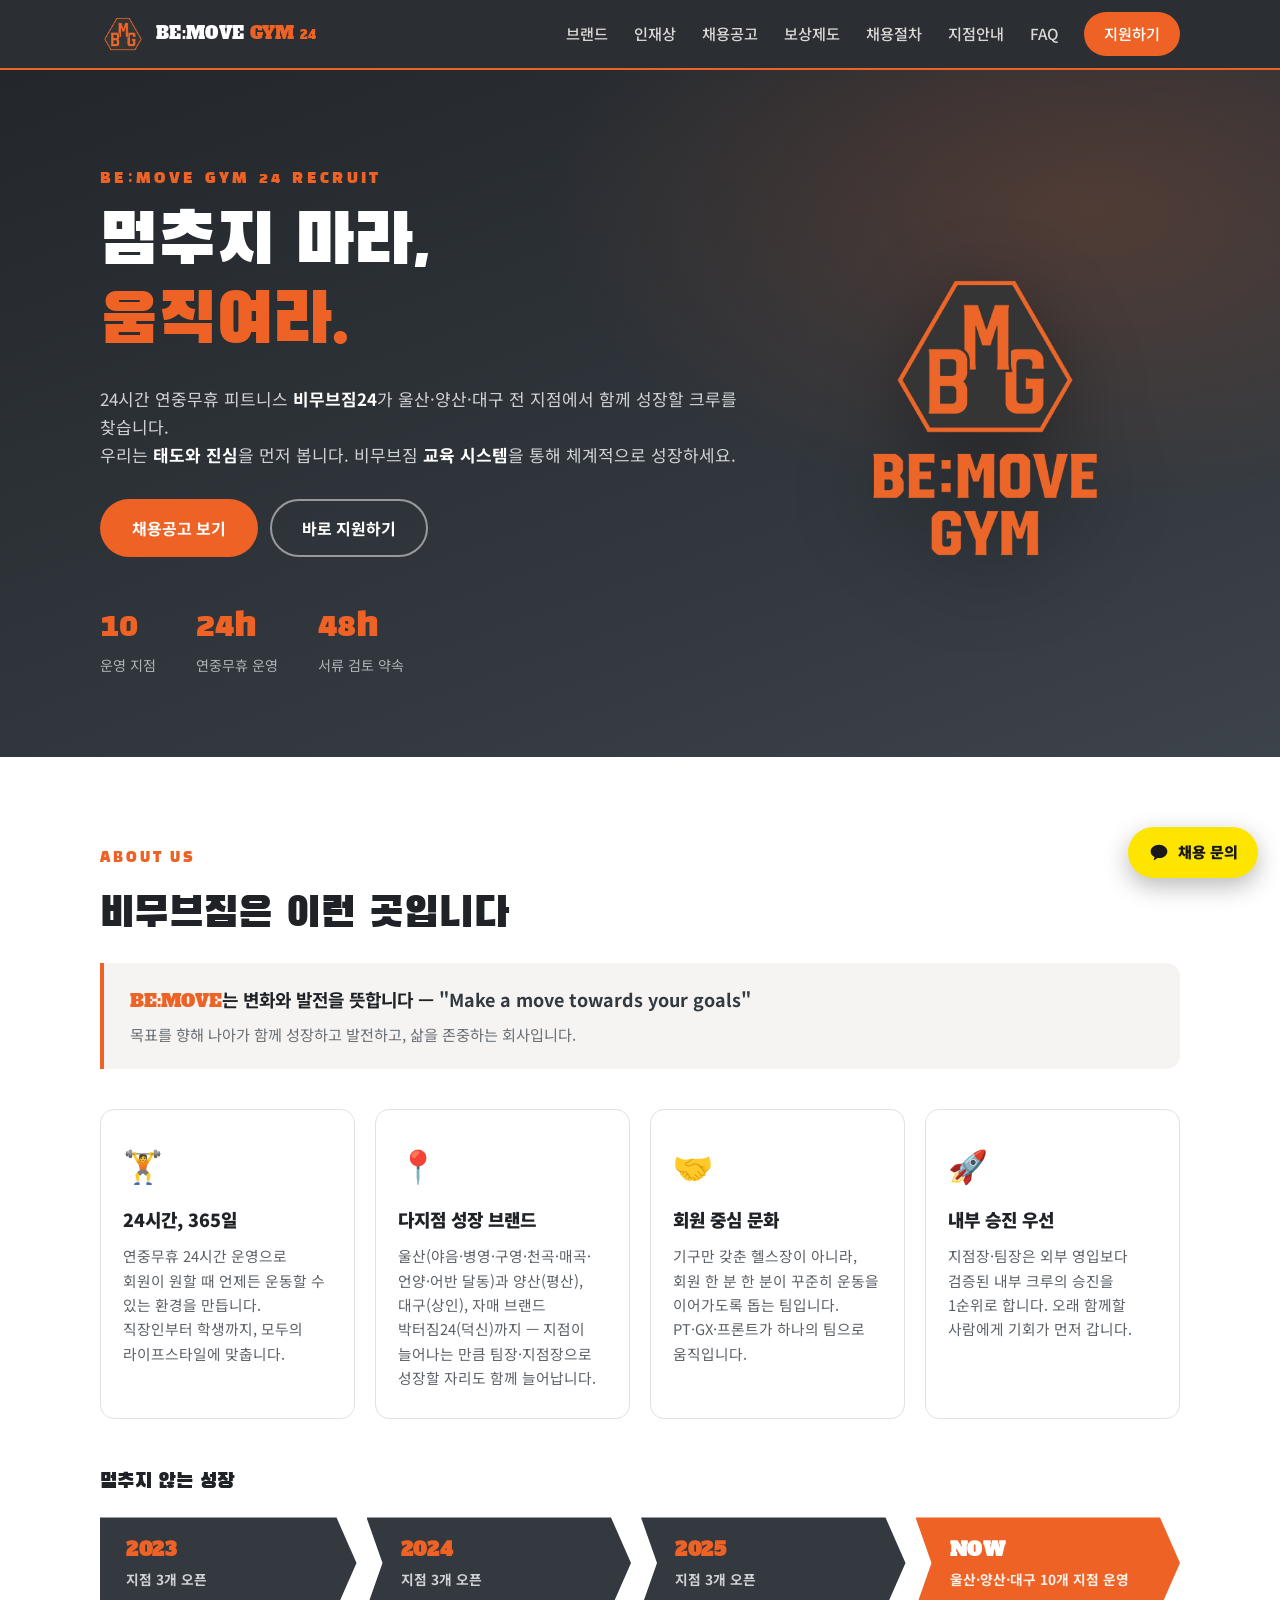
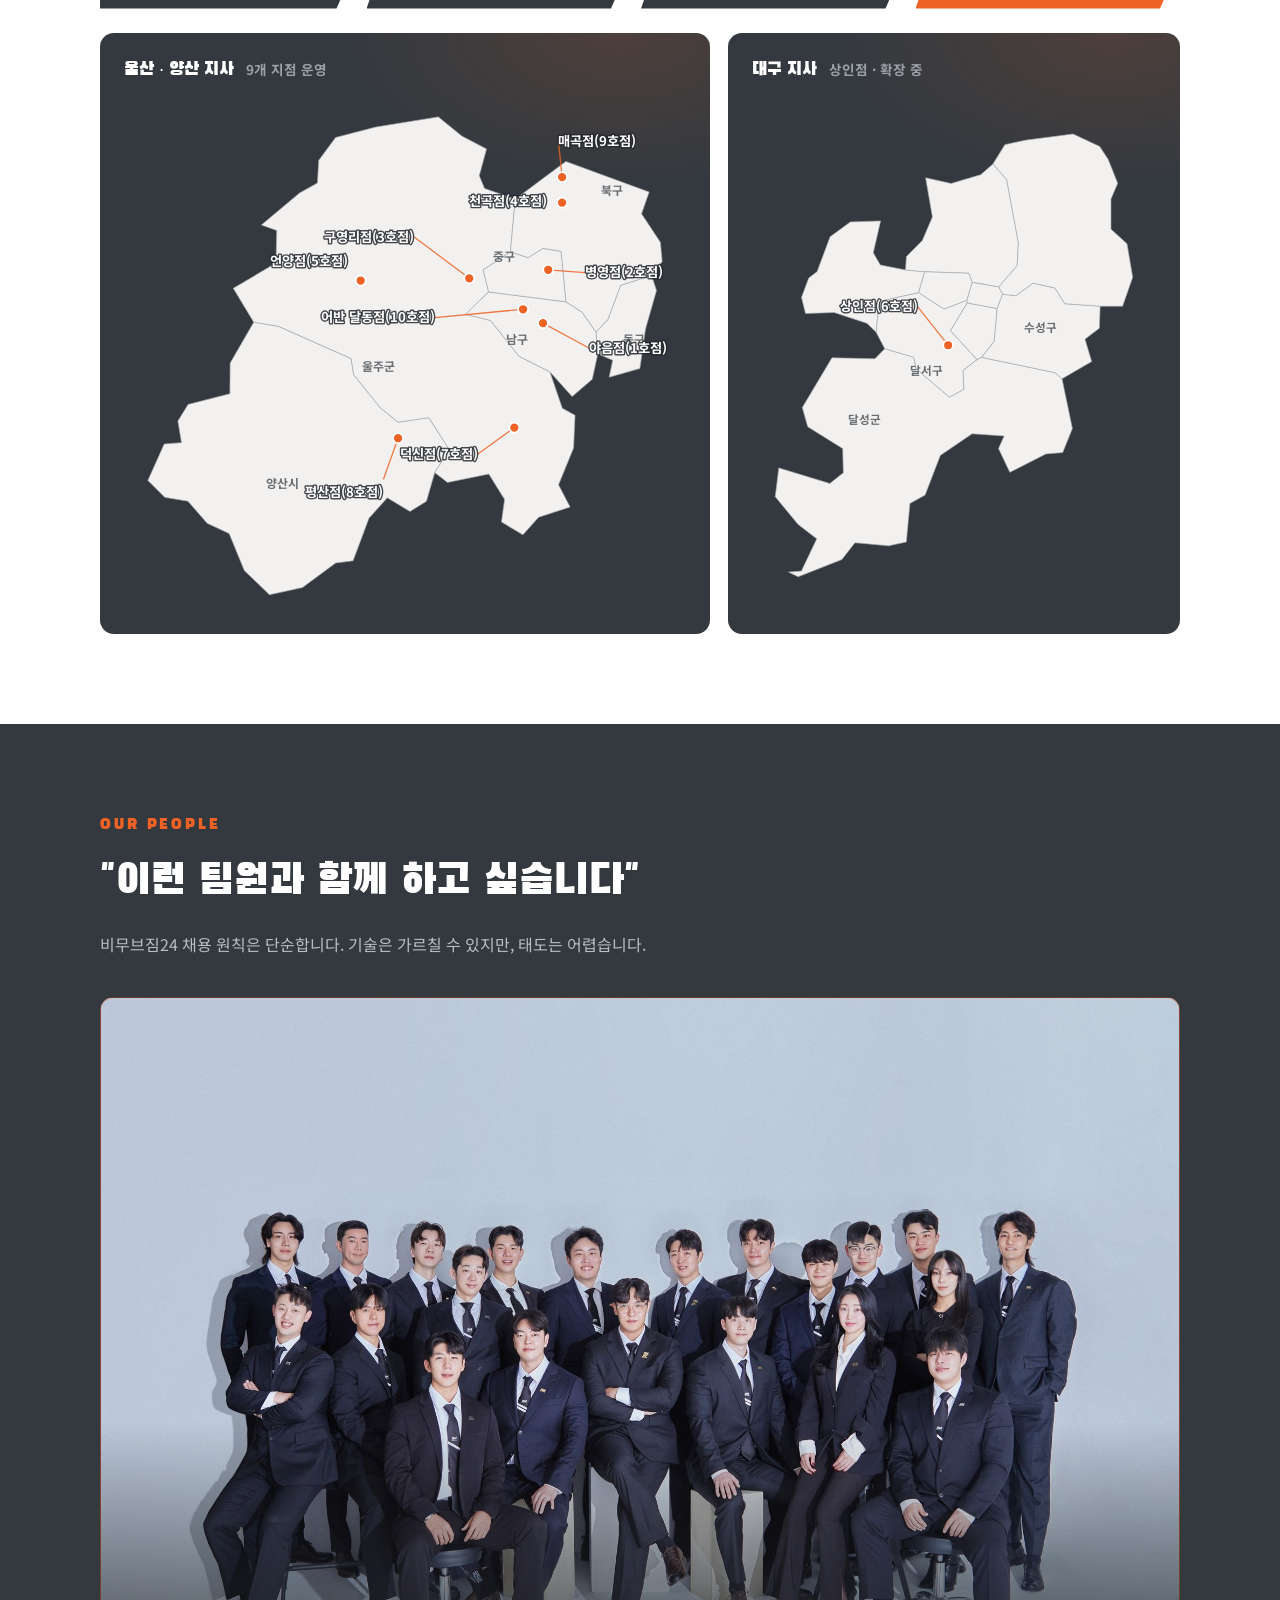
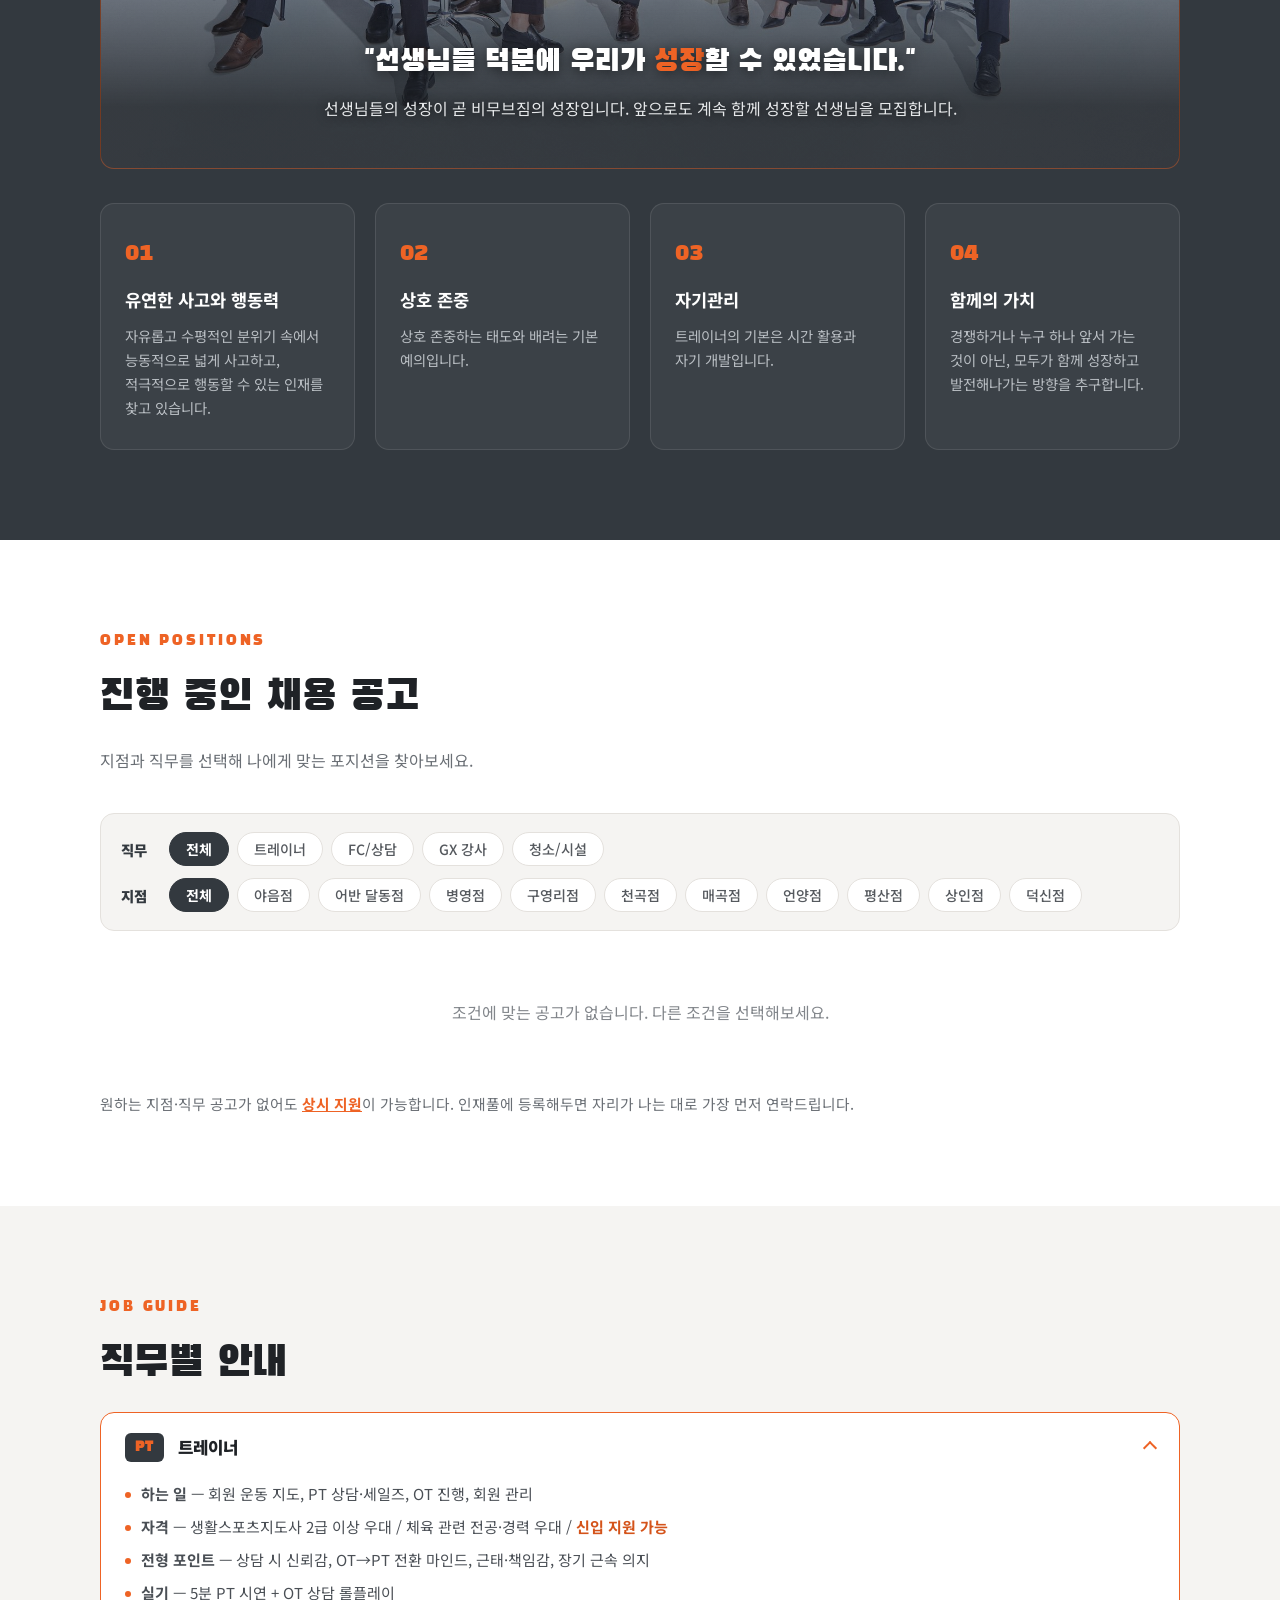
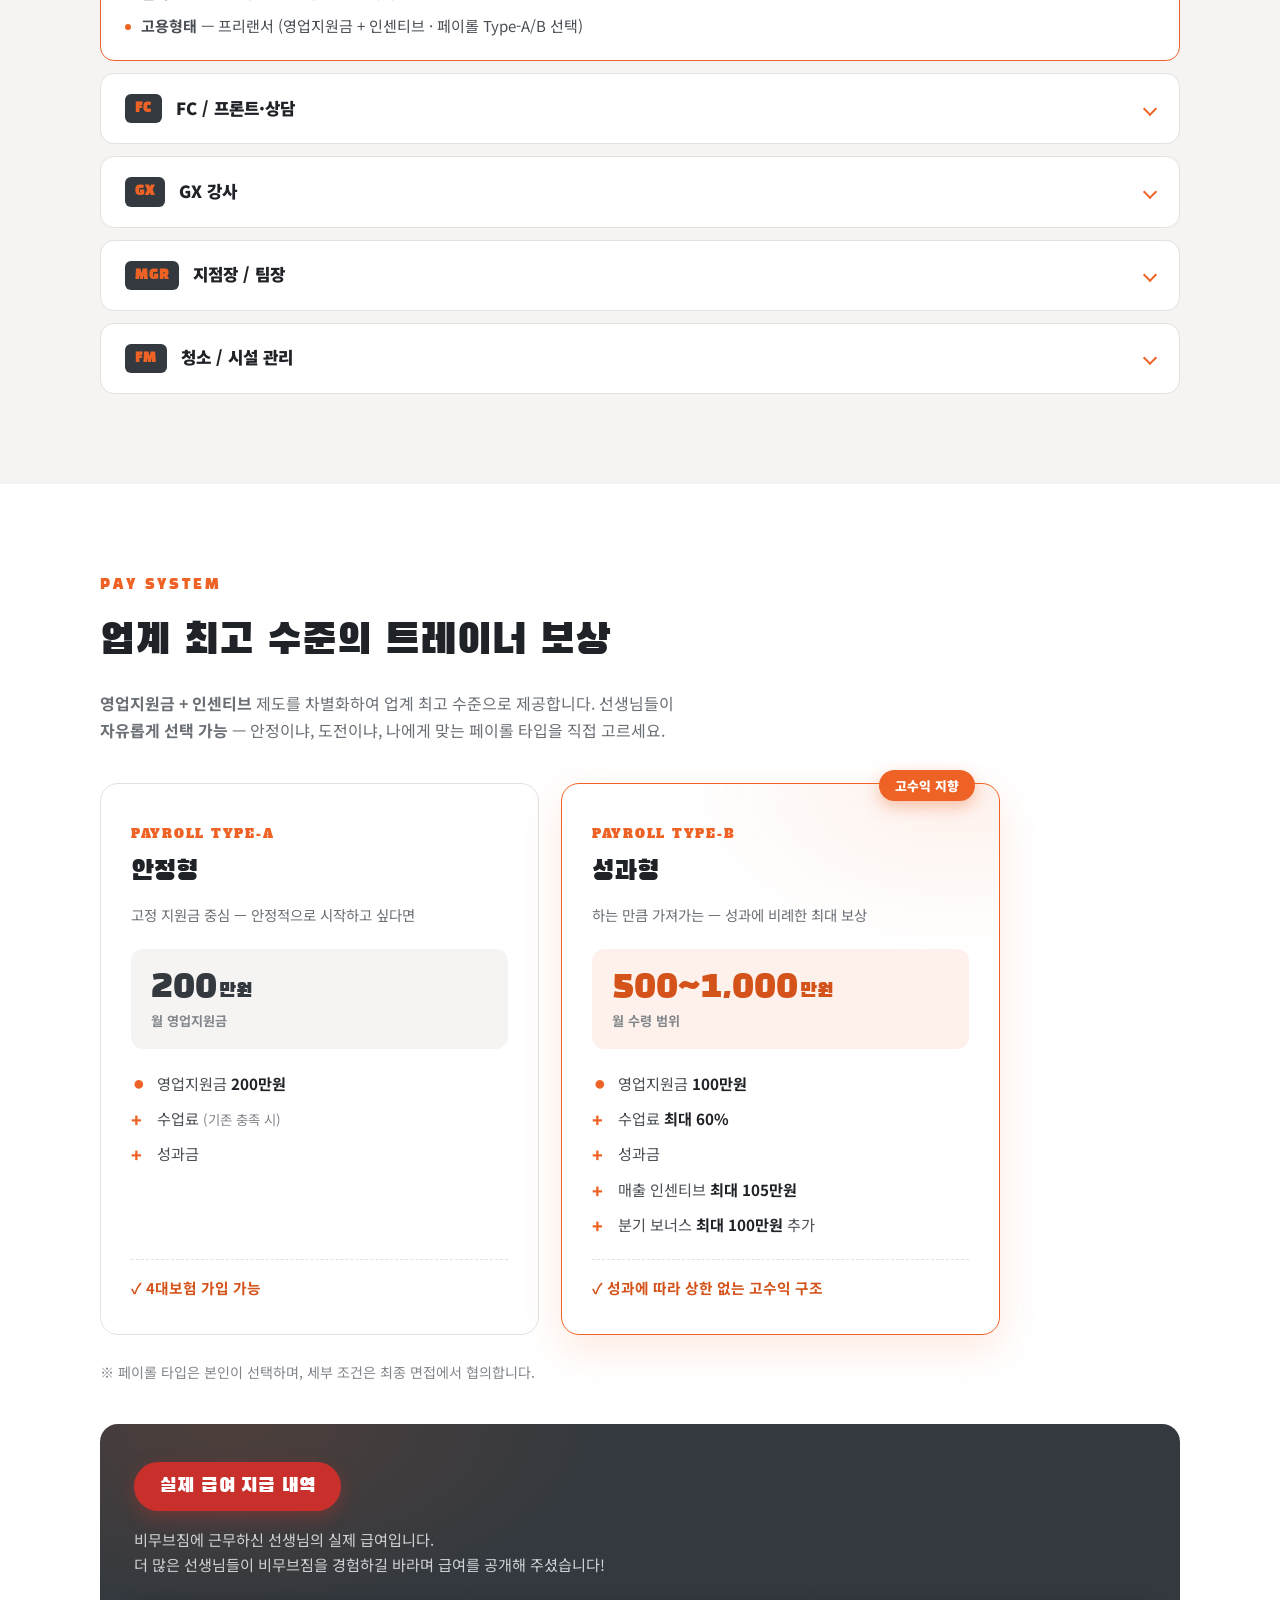
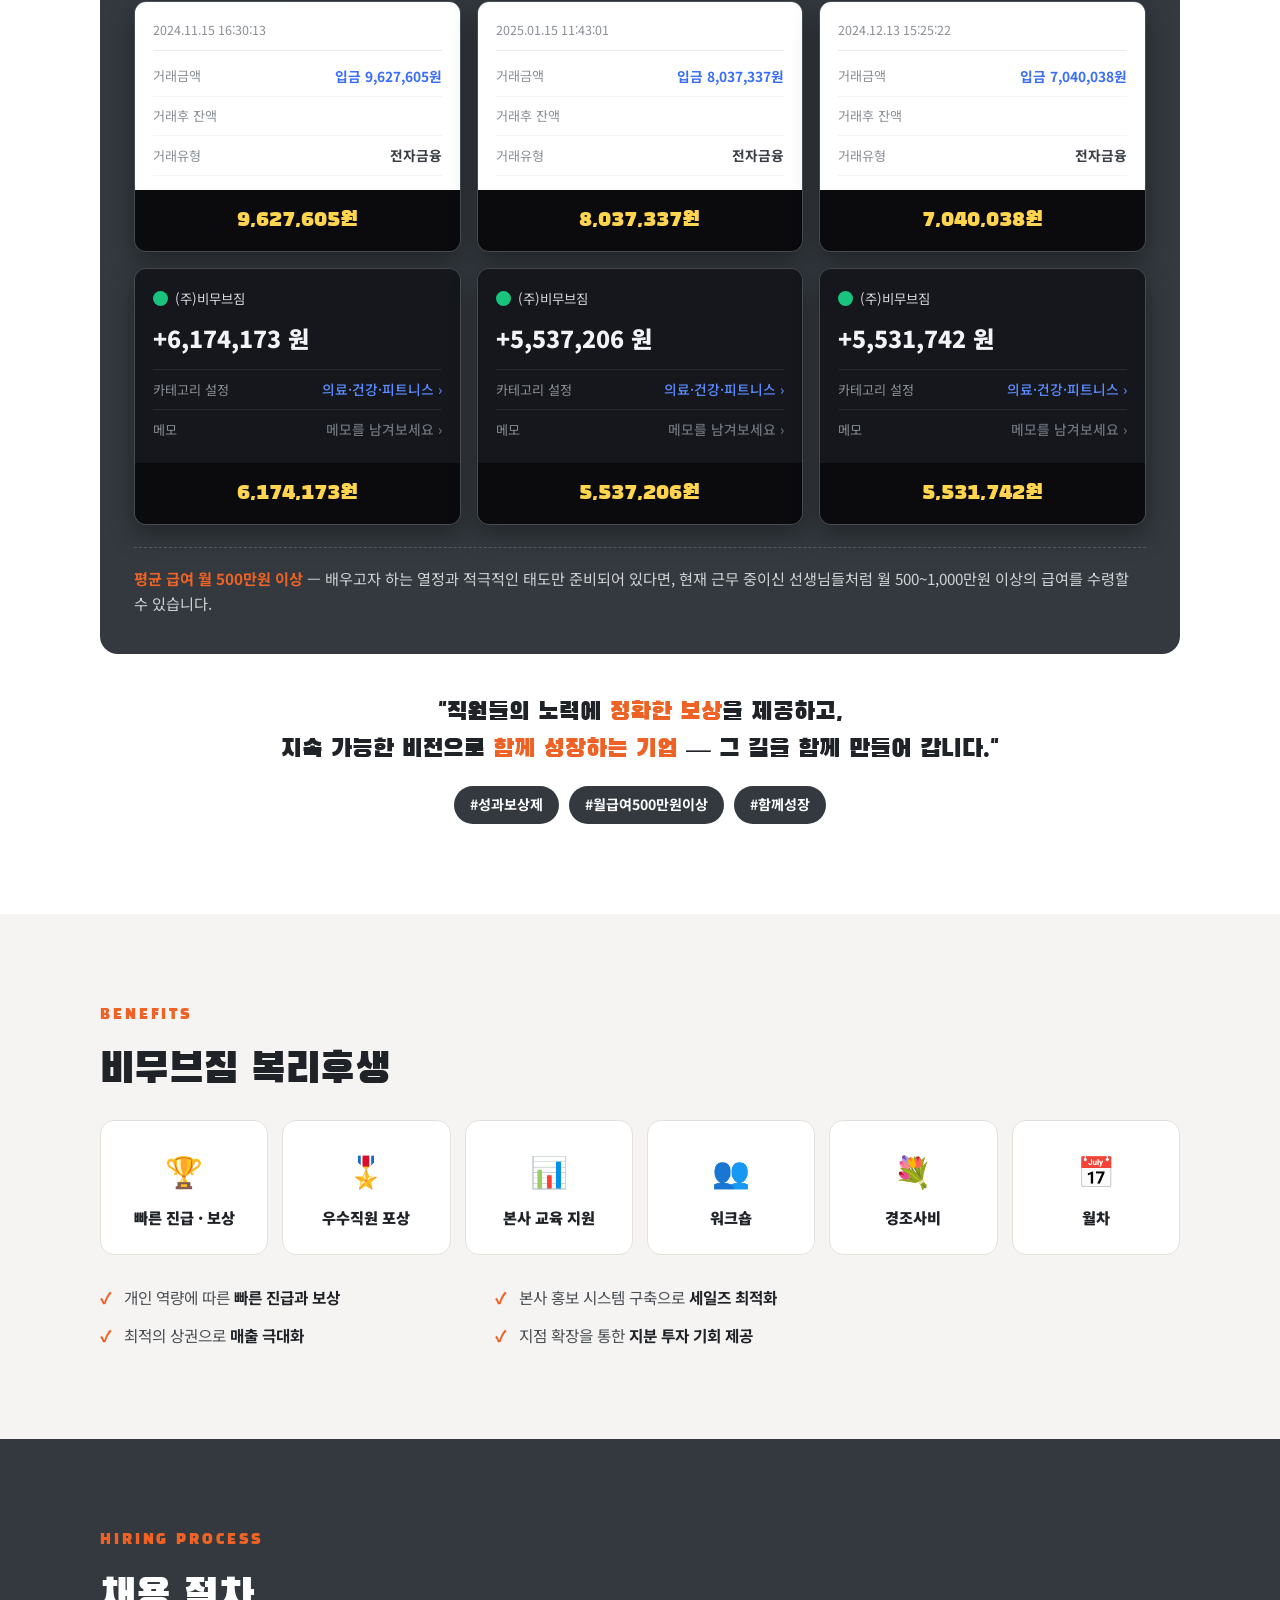
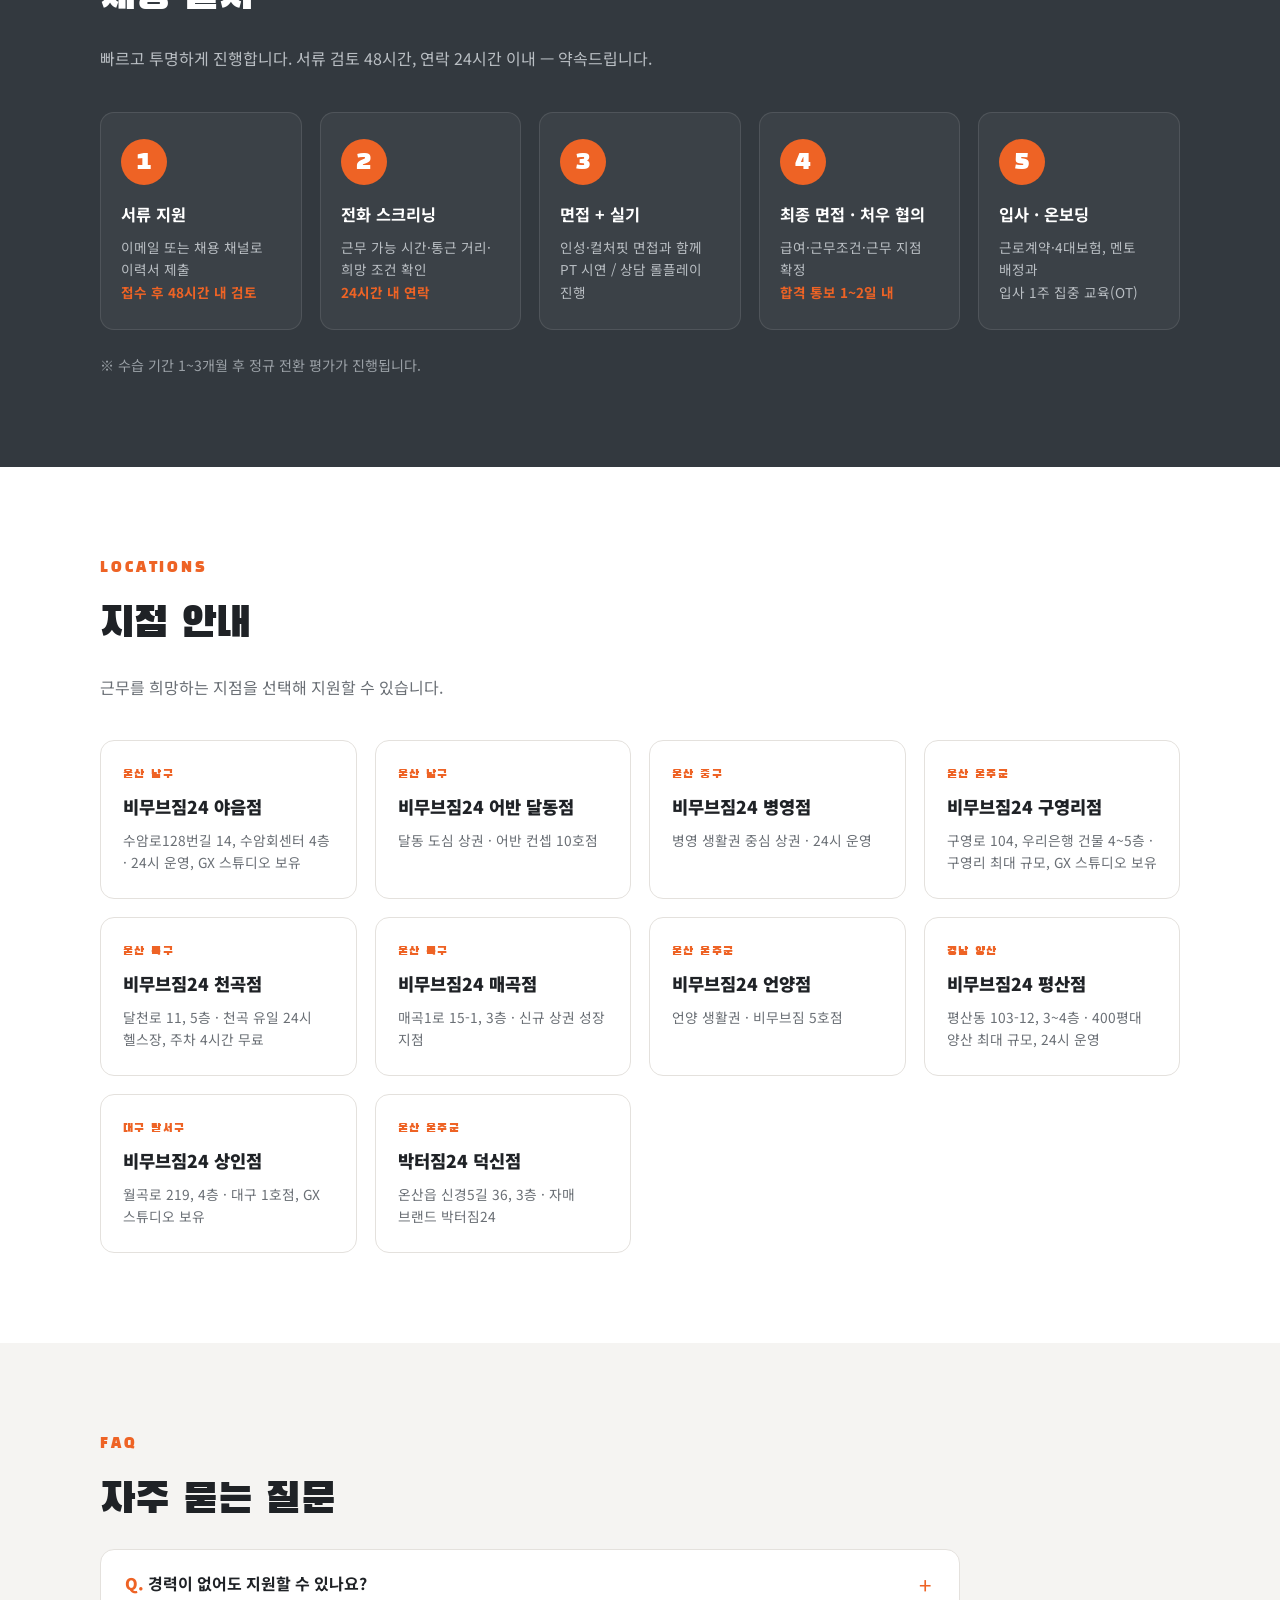
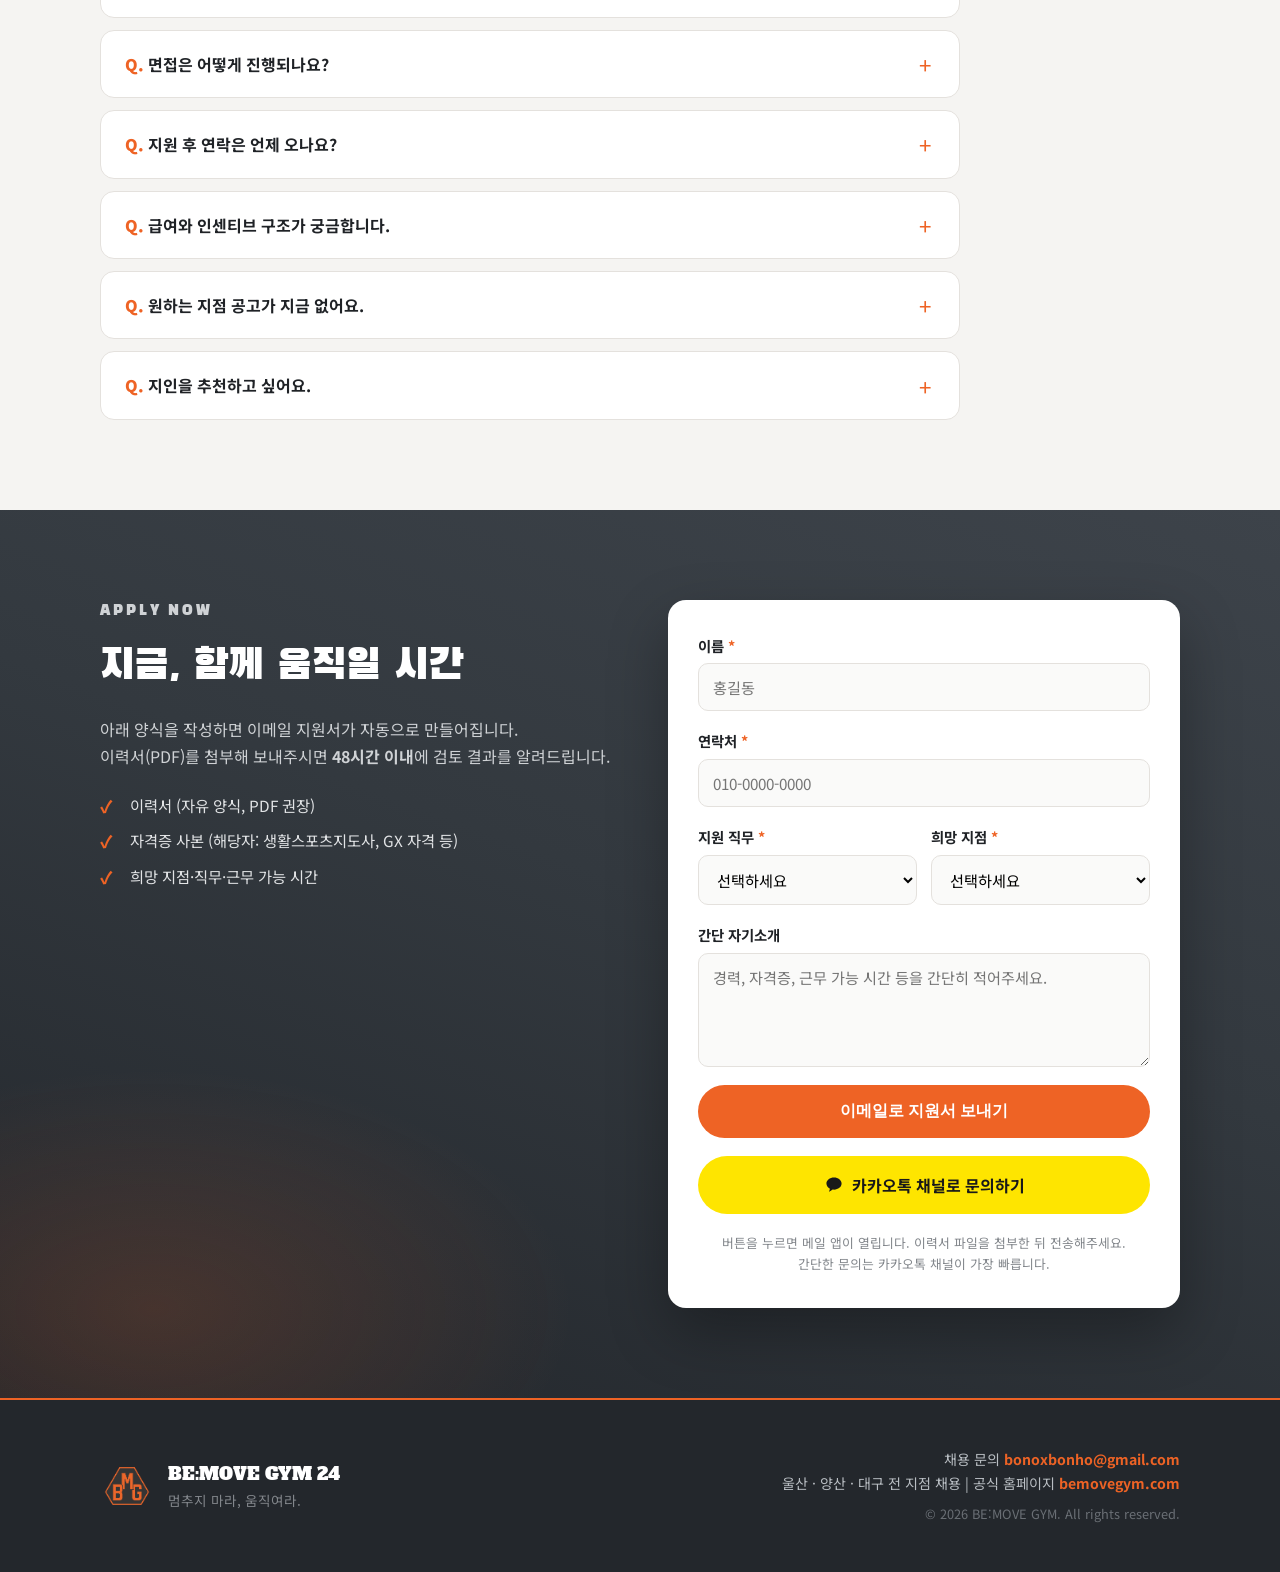
<file: index.html>
<!DOCTYPE html>
<html lang="ko">
<head>
  <meta charset="UTF-8" />
  <meta name="viewport" content="width=device-width, initial-scale=1.0" />
  <title>BE:MOVE GYM 24 채용 | 비무브짐과 함께 성장할 크루를 찾습니다</title>
  <meta name="description" content="비무브짐24(BE:MOVE GYM) 공식 채용 사이트. 트레이너, FC/프론트, GX 강사, 시설관리 — 울산·양산·대구 전 지점 채용 공고와 지원 안내." />
  <meta property="og:title" content="BE:MOVE GYM 24 채용 — 함께 움직일 크루를 찾습니다" />
  <meta property="og:description" content="24시간 연중무휴 피트니스 비무브짐24의 채용 공고, 직무 소개, 채용 프로세스를 확인하고 바로 지원하세요." />
  <meta property="og:type" content="website" />
  <link rel="icon" href="assets/logo-badge.png" type="image/png" />
  <link rel="preconnect" href="https://fonts.googleapis.com" />
  <link rel="preconnect" href="https://fonts.gstatic.com" crossorigin />
  <link href="https://fonts.googleapis.com/css2?family=Black+Han+Sans&family=Noto+Sans+KR:wght@400;500;700;900&family=Alfa+Slab+One&display=swap" rel="stylesheet" />
  <link rel="stylesheet" href="css/style.css" />
</head>
<body>

  <!-- ===== 상단 내비게이션 ===== -->
  <header class="site-header" id="top">
    <div class="container nav-inner">
      <a href="#top" class="brand" aria-label="비무브짐 홈">
        <img class="brand-badge" src="assets/logo-badge.png" alt="" aria-hidden="true" />
        <span class="brand-word">BE:MOVE <em>GYM</em> <small>24</small></span>
      </a>
      <nav class="gnb" id="gnb" aria-label="주요 메뉴">
        <a href="#about">브랜드</a>
        <a href="#culture">인재상</a>
        <a href="#jobs">채용공고</a>
        <a href="#pay">보상제도</a>
        <a href="#process">채용절차</a>
        <a href="#locations">지점안내</a>
        <a href="#faq">FAQ</a>
        <a href="#apply" class="nav-cta">지원하기</a>
      </nav>
      <button class="nav-toggle" id="navToggle" aria-label="메뉴 열기" aria-expanded="false">
        <span></span><span></span><span></span>
      </button>
    </div>
  </header>

  <!-- ===== 히어로 ===== -->
  <section class="hero">
    <div class="container hero-inner">
      <div class="hero-copy">
        <p class="hero-eyebrow">BE:MOVE GYM 24 RECRUIT</p>
        <h1 class="hero-title">멈추지 마라,<br /><span>움직여라.</span></h1>
        <p class="hero-sub">
          24시간 연중무휴 피트니스 <strong>비무브짐24</strong>가
          울산·양산·대구 전 지점에서 함께 성장할 크루를 찾습니다.<br class="pc-br" />
          우리는 <strong>태도와 진심</strong>을 먼저 봅니다. 비무브짐 <strong>교육 시스템</strong>을 통해 체계적으로 성장하세요.
        </p>
        <div class="hero-actions">
          <a href="#jobs" class="btn btn-primary">채용공고 보기</a>
          <a href="#apply" class="btn btn-ghost">바로 지원하기</a>
        </div>
        <ul class="hero-stats">
          <li><strong>10</strong><span>운영 지점</span></li>
          <li><strong>24h</strong><span>연중무휴 운영</span></li>
          <li><strong>48h</strong><span>서류 검토 약속</span></li>
        </ul>
      </div>
      <div class="hero-logo" aria-hidden="true">
        <img class="hero-badge" src="assets/logo-full.png" alt="BE:MOVE GYM 로고" />
      </div>
    </div>
  </section>

  <!-- ===== 브랜드 소개 ===== -->
  <section class="section" id="about">
    <div class="container">
      <p class="section-eyebrow">ABOUT US</p>
      <h2 class="section-title">비무브짐은 이런 곳입니다</h2>
      <div class="brand-story">
        <p class="brand-story-line"><strong>BE:MOVE</strong>는 변화와 발전을 뜻합니다 — <em>"Make a move towards your goals"</em></p>
        <p class="brand-story-sub">목표를 향해 나아가 함께 성장하고 발전하고, 삶을 존중하는 회사입니다.</p>
      </div>
      <div class="about-grid">
        <article class="about-card">
          <div class="about-icon">🏋️</div>
          <h3>24시간, 365일</h3>
          <p>연중무휴 24시간 운영으로 회원이 원할 때 언제든 운동할 수 있는 환경을 만듭니다. 직장인부터 학생까지, 모두의 라이프스타일에 맞춥니다.</p>
        </article>
        <article class="about-card">
          <div class="about-icon">📍</div>
          <h3>다지점 성장 브랜드</h3>
          <p>울산(야음·병영·구영·천곡·매곡·언양·어반 달동)과 양산(평산), 대구(상인), 자매 브랜드 박터짐24(덕신)까지 — 지점이 늘어나는 만큼 팀장·지점장으로 성장할 자리도 함께 늘어납니다.</p>
        </article>
        <article class="about-card">
          <div class="about-icon">🤝</div>
          <h3>회원 중심 문화</h3>
          <p>기구만 갖춘 헬스장이 아니라, 회원 한 분 한 분이 꾸준히 운동을 이어가도록 돕는 팀입니다. PT·GX·프론트가 하나의 팀으로 움직입니다.</p>
        </article>
        <article class="about-card">
          <div class="about-icon">🚀</div>
          <h3>내부 승진 우선</h3>
          <p>지점장·팀장은 외부 영입보다 검증된 내부 크루의 승진을 1순위로 합니다. 오래 함께할 사람에게 기회가 먼저 갑니다.</p>
        </article>
      </div>

      <div class="growth">
        <h3 class="growth-title">멈추지 않는 성장</h3>
        <ol class="growth-steps">
          <li><strong>2023</strong><span>지점 3개 오픈</span></li>
          <li><strong>2024</strong><span>지점 3개 오픈</span></li>
          <li><strong>2025</strong><span>지점 3개 오픈</span></li>
          <li class="now"><strong>NOW</strong><span>울산·양산·대구 10개 지점 운영</span></li>
        </ol>
        
        <div class="growth-maps">
          <figure class="map-card">
            <figcaption><strong>울산 · 양산 지사</strong><span>9개 지점 운영</span></figcaption>
            <svg viewBox="0 0 612 572" role="img" xmlns="http://www.w3.org/2000/svg"><g class="land"><path d="M141.3,249.5L168.3,254.1L247.3,289.2L250.1,306.7L278.6,342.3L298.4,358.4L332.0,353.5L354.3,388.6L338.3,413.3L329.3,444.6L311.4,455.6L286.7,440.8L266.7,463.0L249.4,509.4L230.5,511.7L194.3,538.5L158.4,546.3L131.0,520.0L114.5,479.7L90.6,468.6L69.6,444.4L44.4,440.3L26.0,421.8L43.8,382.3L62.6,380.7L58.7,357.2L69.8,339.1L115.3,327.5L115.6,294.1L141.3,249.5Z"/><path d="M426.0,115.6L420.7,173.1L391.1,192.6L397.0,216.6L371.8,241.0L399.0,247.6L430.1,286.7L463.7,303.6L477.2,343.2L491.1,350.9L489.5,386.5L473.1,426.6L485.7,450.8L451.5,461.9L434.3,481.0L411.0,467.1L414.4,442.5L397.2,414.9L352.2,424.0L338.3,413.3L354.3,388.6L332.0,353.5L298.4,358.4L278.6,342.3L250.1,306.7L247.3,289.2L168.3,254.1L141.3,249.5L119.0,212.7L165.5,185.2L166.3,149.6L149.6,143.7L191.2,108.8L210.6,98.1L212.1,73.3L230.4,48.5L274.3,37.1L342.3,26.0L367.7,46.8L394.7,60.9L386.8,90.1L392.6,104.0L426.0,115.6Z"/><path d="M571.8,107.9L563.5,131.6L584.0,162.4L586.0,183.4L574.4,198.8L540.8,209.6L527.0,246.6L513.9,260.4L498.8,238.8L481.1,227.4L475.8,172.5L456.1,169.3L440.0,179.5L420.7,173.1L426.0,115.6L481.1,74.5L571.8,107.9Z"/><path d="M515.9,284.0L513.9,260.4L527.0,246.6L540.8,209.6L574.4,198.8L579.8,215.0L567.8,257.1L561.7,299.9L528.3,309.4L532.1,291.0L515.9,284.0Z"/><path d="M481.1,227.4L498.8,238.8L513.9,260.4L515.9,284.0L509.8,311.8L487.9,330.6L463.7,303.6L430.1,286.7L399.0,247.6L371.8,241.0L397.0,216.6L481.1,227.4Z"/><path d="M397.0,216.6L391.1,192.6L420.7,173.1L440.0,179.5L456.1,169.3L475.8,172.5L481.1,227.4L397.0,216.6Z"/></g><text class="d-label" x="276.6" y="302.8" text-anchor="middle">울주군</text><text class="d-label" x="531.8" y="111.3" text-anchor="middle">북구</text><text class="d-label" x="413.7" y="183.3" text-anchor="middle">중구</text><text class="d-label" x="427.8" y="273.8" text-anchor="middle">남구</text><text class="d-label" x="555.4" y="273.8" text-anchor="middle">동구</text><text class="d-label" x="172.7" y="430.5" text-anchor="middle">양산시</text><circle class="m-dot" cx="257.7" cy="204.2" r="5.5"/><text class="m-label" x="243.7" y="188.2" text-anchor="end">언양점(5호점)</text><line class="m-line" x1="375.9" y1="201.8" x2="315.9" y2="156.8"/><circle class="m-dot" cx="375.9" cy="201.8" r="5.5"/><text class="m-label" x="315.9" y="161.8" text-anchor="end">구영리점(3호점)</text><line class="m-line" x1="477.0" y1="91.6" x2="473.0" y2="52.599999999999994"/><circle class="m-dot" cx="477.0" cy="91.6" r="5.5"/><text class="m-label" x="473.0" y="57.599999999999994" text-anchor="start">매곡점(9호점)</text><circle class="m-dot" cx="477.0" cy="119.4" r="5.5"/><text class="m-label" x="461.0" y="123.4" text-anchor="end">천곡점(4호점)</text><line class="m-line" x1="461.9" y1="192.5" x2="501.9" y2="195.5"/><circle class="m-dot" cx="461.9" cy="192.5" r="5.5"/><text class="m-label" x="501.9" y="200.5" text-anchor="start">병영점(2호점)</text><line class="m-line" x1="456.2" y1="250.6" x2="506.2" y2="277.6"/><circle class="m-dot" cx="456.2" cy="250.6" r="5.5"/><text class="m-label" x="506.2" y="282.6" text-anchor="start">야음점(1호점)</text><line class="m-line" x1="425.0" y1="364.3" x2="385.0" y2="393.3"/><circle class="m-dot" cx="425.0" cy="364.3" r="5.5"/><text class="m-label" x="385.0" y="398.3" text-anchor="end">덕신점(7호점)</text><line class="m-line" x1="298.4" y1="375.9" x2="282.4" y2="420.9"/><circle class="m-dot" cx="298.4" cy="375.9" r="5.5"/><text class="m-label" x="282.4" y="439.9" text-anchor="end">평산점(8호점)</text><line class="m-line" x1="434.5" y1="235.5" x2="338.5" y2="244.5"/><circle class="m-dot" cx="434.5" cy="235.5" r="5.5"/><text class="m-label" x="338.5" y="249.5" text-anchor="end">어반 달동점(10호점)</text></svg>
          </figure>
          <figure class="map-card">
            <figcaption><strong>대구 지사</strong><span>상인점 · 확장 중</span></figcaption>
            <svg viewBox="0 0 452 548" role="img" xmlns="http://www.w3.org/2000/svg"><g class="land"><path d="M251.8,278.4L256.8,275.9L339.1,293.0L346.9,299.9L358.5,355.6L347.7,382.4L328.8,384.0L288.5,404.6L275.9,377.9L282.2,363.8L246.3,361.4L210.7,385.6L193.7,430.0L176.7,439.5L172.7,482.5L152.9,486.8L115.2,483.3L100.6,502.1L51.6,521.5L40.9,516.2L55.3,515.1L72.5,479.0L51.6,462.8L26.0,431.8L30.0,399.6L87.1,417.0L102.2,405.1L101.5,378.0L62.4,353.6L56.3,332.1L89.5,276.4L137.5,277.5L148.6,266.2L181.0,275.7L183.7,288.7L220.9,320.5L237.0,311.7L236.1,290.5L251.8,278.4ZM171.8,178.1L193.3,180.1L186.5,203.5L142.1,213.4L138.9,247.8L128.6,237.8L92.0,225.7L59.9,226.8L55.4,208.8L63.5,187.2L72.9,179.9L87.4,141.0L110.1,124.3L143.9,123.2L135.7,158.8L143.6,172.5L171.8,178.1Z"/><path d="M240.9,215.0L222.1,246.0L251.8,278.4L236.1,290.5L237.0,311.7L220.9,320.5L183.7,288.7L181.0,275.7L148.6,266.2L138.9,247.8L142.1,213.4L186.5,203.5L215.0,221.8L240.6,211.9L240.9,215.0Z"/><path d="M389.6,218.6L388.7,243.2L372.6,255.5L380.1,280.6L346.9,299.9L339.1,293.0L256.8,275.9L270.9,258.0L274.2,221.2L280.3,205.2L295.2,206.9L314.5,192.8L339.0,198.3L350.0,215.9L389.6,218.6Z"/><path d="M269.6,59.6L285.0,76.9L298.1,147.8L296.7,173.4L276.0,197.1L246.4,192.0L242.5,181.7L193.3,180.1L171.8,178.1L172.8,163.1L190.6,145.2L201.9,118.7L194.3,75.0L222.9,81.3L255.9,71.5L269.6,59.6Z"/><path d="M274.2,221.2L270.9,258.0L256.8,275.9L251.8,278.4L222.1,246.0L240.9,215.0L274.2,221.2Z"/><path d="M193.3,180.1L242.5,181.7L246.4,192.0L240.6,211.9L215.0,221.8L186.5,203.5L193.3,180.1Z"/><path d="M305.7,32.9L359.3,26.0L389.1,39.9L398.5,54.3L409.2,81.0L401.7,98.7L401.7,132.4L419.6,148.7L426.0,186.2L414.7,218.6L389.6,218.6L350.0,215.9L339.0,198.3L314.5,192.8L295.2,206.9L280.3,205.2L276.0,197.1L296.7,173.4L298.1,147.8L285.0,76.9L269.6,59.6L283.0,37.9L305.7,32.9Z"/><path d="M246.4,192.0L276.0,197.1L280.3,205.2L274.2,221.2L240.9,215.0L240.6,211.9L246.4,192.0Z"/></g><text class="d-label" x="195.0" y="296.2" text-anchor="middle">달서구</text><text class="d-label" x="126.3" y="350.6" text-anchor="middle">달성군</text><text class="d-label" x="322.6" y="247.8" text-anchor="middle">수성구</text><line class="m-line" x1="219.5" y1="262.3" x2="185.5" y2="219.3"/><circle class="m-dot" cx="219.5" cy="262.3" r="5.5"/><text class="m-label" x="185.5" y="224.3" text-anchor="end">상인점(6호점)</text></svg>
          </figure>
        </div>
      </div>
    </div>
  </section>

  <!-- ===== 인재상 / 채용 원칙 ===== -->
  <section class="section section-dark" id="culture">
    <div class="container">
      <p class="section-eyebrow">OUR PEOPLE</p>
      <h2 class="section-title">"이런 팀원과 함께 하고 싶습니다"</h2>
      <p class="section-desc">비무브짐24 채용 원칙은 단순합니다. 기술은 가르칠 수 있지만, 태도는 어렵습니다.</p>
      <blockquote class="crew-quote">
        <p>"선생님들 덕분에 우리가 <strong>성장</strong>할 수 있었습니다."</p>
        <cite>선생님들의 성장이 곧 비무브짐의 성장입니다. 앞으로도 계속 함께 성장할 선생님을 모집합니다.</cite>
      </blockquote>
      <div class="culture-grid">
        <article class="culture-card">
          <span class="culture-num">01</span>
          <h3>유연한 사고와 행동력</h3>
          <p>자유롭고 수평적인 분위기 속에서 능동적으로 넓게 사고하고, 적극적으로 행동할 수 있는 인재를 찾고 있습니다.</p>
        </article>
        <article class="culture-card">
          <span class="culture-num">02</span>
          <h3>상호 존중</h3>
          <p>상호 존중하는 태도와 배려는 기본 예의입니다.</p>
        </article>
        <article class="culture-card">
          <span class="culture-num">03</span>
          <h3>자기관리</h3>
          <p>트레이너의 기본은 시간 활용과 자기 개발입니다.</p>
        </article>
        <article class="culture-card">
          <span class="culture-num">04</span>
          <h3>함께의 가치</h3>
          <p>경쟁하거나 누구 하나 앞서 가는 것이 아닌, 모두가 함께 성장하고 발전해나가는 방향을 추구합니다.</p>
        </article>
      </div>
    </div>
  </section>

  <!-- ===== 채용 공고 ===== -->
  <section class="section" id="jobs">
    <div class="container">
      <p class="section-eyebrow">OPEN POSITIONS</p>
      <h2 class="section-title">진행 중인 채용 공고</h2>
      <p class="section-desc">지점과 직무를 선택해 나에게 맞는 포지션을 찾아보세요.</p>

      <div class="job-filters" role="group" aria-label="공고 필터">
        <div class="filter-row">
          <span class="filter-label">직무</span>
          <div class="chips" id="roleChips"></div>
        </div>
        <div class="filter-row">
          <span class="filter-label">지점</span>
          <div class="chips" id="branchChips"></div>
        </div>
      </div>

      <div class="job-list" id="jobList" aria-live="polite"></div>
      <p class="job-empty" id="jobEmpty" hidden>조건에 맞는 공고가 없습니다. 다른 조건을 선택해보세요.</p>
      <p class="job-note">원하는 지점·직무 공고가 없어도 <a href="#apply">상시 지원</a>이 가능합니다. 인재풀에 등록해두면 자리가 나는 대로 가장 먼저 연락드립니다.</p>
    </div>
  </section>

  <!-- ===== 직무 소개 ===== -->
  <section class="section section-gray" id="roles">
    <div class="container">
      <p class="section-eyebrow">JOB GUIDE</p>
      <h2 class="section-title">직무별 안내</h2>
      <div class="role-accordion" id="roleAccordion">
        <details class="role-item" open>
          <summary><span class="role-tag">PT</span>트레이너 <i class="role-arrow"></i></summary>
          <div class="role-body">
            <ul>
              <li><strong>하는 일</strong> — 회원 운동 지도, PT 상담·세일즈, OT 진행, 회원 관리</li>
              <li><strong>자격</strong> — 생활스포츠지도사 2급 이상 우대 / 체육 관련 전공·경력 우대 / <em>신입 지원 가능</em></li>
              <li><strong>전형 포인트</strong> — 상담 시 신뢰감, OT→PT 전환 마인드, 근태·책임감, 장기 근속 의지</li>
              <li><strong>실기</strong> — 5분 PT 시연 + OT 상담 롤플레이</li>
              <li><strong>고용형태</strong> — 프리랜서 (영업지원금 + 인센티브 · <a href="#pay">페이롤 Type-A/B 선택</a>)</li>
            </ul>
          </div>
        </details>
        <details class="role-item">
          <summary><span class="role-tag">FC</span>FC / 프론트·상담 <i class="role-arrow"></i></summary>
          <div class="role-body">
            <ul>
              <li><strong>하는 일</strong> — 인바운드 상담, TM(아웃바운드), 등록 전환, 시설·프론트 관리</li>
              <li><strong>핵심 역량</strong> — 응대 친절도, 전화 상담력, 꼼꼼함, 데이터 입력(바디코디)</li>
              <li><strong>전형 포인트</strong> — 목소리·응대 태도, 등록 전환 마인드, 멀티태스킹</li>
              <li><strong>실기</strong> — 전화/대면 상담 롤플레이</li>
              <li><strong>고용형태</strong> — 정규직 / 파트타임</li>
            </ul>
          </div>
        </details>
        <details class="role-item">
          <summary><span class="role-tag">GX</span>GX 강사 <i class="role-arrow"></i></summary>
          <div class="role-body">
            <ul>
              <li><strong>하는 일</strong> — 스피닝·필라테스·요가·줌바 등 그룹 수업 진행, 회원 모집·재등록 유도</li>
              <li><strong>근무 지점</strong> — 야음점 · 상인점 · 구영리점 (GX 스튜디오 보유 지점)</li>
              <li><strong>자격</strong> — 종목별 자격증, 강습 경력</li>
              <li><strong>전형 포인트</strong> — 시범 수업 에너지, 회원 만족도, 시간 준수</li>
              <li><strong>고용형태</strong> — 프리랜서 / 파트타임</li>
            </ul>
          </div>
        </details>
        <details class="role-item">
          <summary><span class="role-tag">MGR</span>지점장 / 팀장 <i class="role-arrow"></i></summary>
          <div class="role-body">
            <ul>
              <li><strong>원칙</strong> — 검증된 내부 크루 승진이 1순위입니다. 외부 영입은 예외적으로 진행합니다.</li>
              <li><strong>핵심 역량</strong> — 리더십, 매출·인력 관리, 비무브 문화 이해, 회의·보고 능력</li>
              <li><strong>전형 포인트</strong> — 팀 동기부여·갈등 관리 경험, 목표 달성 이력</li>
              <li><strong>고용형태</strong> — 정규직</li>
            </ul>
          </div>
        </details>
        <details class="role-item">
          <summary><span class="role-tag">FM</span>청소 / 시설 관리 <i class="role-arrow"></i></summary>
          <div class="role-body">
            <ul>
              <li><strong>하는 일</strong> — 센터 위생·시설 관리</li>
              <li><strong>전형 포인트</strong> — 성실성, 출퇴근 안정성, 위생 감각</li>
              <li><strong>고용형태</strong> — 파트타임 / 계약직</li>
            </ul>
          </div>
        </details>
      </div>
    </div>
  </section>

  <!-- ===== 트레이너 보상 제도 ===== -->
  <section class="section" id="pay">
    <div class="container">
      <p class="section-eyebrow">PAY SYSTEM</p>
      <h2 class="section-title">업계 최고 수준의 트레이너 보상</h2>
      <p class="section-desc">
        <strong>영업지원금 + 인센티브</strong> 제도를 차별화하여 업계 최고 수준으로 제공합니다.
        선생님들이 <strong>자유롭게 선택 가능</strong> — 안정이냐, 도전이냐, 나에게 맞는 페이롤 타입을 직접 고르세요.
      </p>

      <div class="pay-grid">
        <article class="pay-card">
          <div class="pay-head">
            <span class="pay-type">PAYROLL TYPE-A</span>
            <h3>안정형</h3>
            <p class="pay-tagline">고정 지원금 중심 — 안정적으로 시작하고 싶다면</p>
          </div>
          <p class="pay-amount">
            <strong>200<small>만원</small></strong>
            <span>월 영업지원금</span>
          </p>
          <ul class="pay-list">
            <li>영업지원금 <b>200만원</b></li>
            <li>수업료 <em>(기존 충족 시)</em></li>
            <li>성과금</li>
          </ul>
          <p class="pay-perk">✓ 4대보험 가입 가능</p>
        </article>

        <article class="pay-card featured">
          <span class="pay-flag">고수익 지향</span>
          <div class="pay-head">
            <span class="pay-type">PAYROLL TYPE-B</span>
            <h3>성과형</h3>
            <p class="pay-tagline">하는 만큼 가져가는 — 성과에 비례한 최대 보상</p>
          </div>
          <p class="pay-amount">
            <strong>500~1,000<small>만원</small></strong>
            <span>월 수령 범위</span>
          </p>
          <ul class="pay-list">
            <li>영업지원금 <b>100만원</b></li>
            <li>수업료 <b>최대 60%</b></li>
            <li>성과금</li>
            <li>매출 인센티브 <b>최대 105만원</b></li>
            <li>분기 보너스 <b>최대 100만원</b> 추가</li>
          </ul>
          <p class="pay-perk">✓ 성과에 따라 상한 없는 고수익 구조</p>
        </article>
      </div>

      <p class="pay-note">※ 페이롤 타입은 본인이 선택하며, 세부 조건은 최종 면접에서 협의합니다.</p>

      <div class="pay-proof">
        <span class="proof-flag">실제 급여 지급 내역</span>
        <p class="proof-desc">비무브짐에 근무하신 선생님의 실제 급여입니다.<br class="pc-br" />
        더 많은 선생님들이 비무브짐을 경험하길 바라며 급여를 공개해 주셨습니다!</p>

        <div class="proof-grid">
          <figure class="proof-shot">
            <div class="shot-body receipt">
              <p class="shot-time">2024.11.15 16:30:13</p>
              <dl>
                <div><dt>거래금액</dt><dd class="in">입금 9,627,605원</dd></div>
                <div><dt>거래후 잔액</dt><dd>&nbsp;</dd></div>
                <div><dt>거래유형</dt><dd>전자금융</dd></div>
              </dl>
            </div>
            <figcaption>9,627,605원</figcaption>
          </figure>
          <figure class="proof-shot">
            <div class="shot-body receipt">
              <p class="shot-time">2025.01.15 11:43:01</p>
              <dl>
                <div><dt>거래금액</dt><dd class="in">입금 8,037,337원</dd></div>
                <div><dt>거래후 잔액</dt><dd>&nbsp;</dd></div>
                <div><dt>거래유형</dt><dd>전자금융</dd></div>
              </dl>
            </div>
            <figcaption>8,037,337원</figcaption>
          </figure>
          <figure class="proof-shot">
            <div class="shot-body receipt">
              <p class="shot-time">2024.12.13 15:25:22</p>
              <dl>
                <div><dt>거래금액</dt><dd class="in">입금 7,040,038원</dd></div>
                <div><dt>거래후 잔액</dt><dd>&nbsp;</dd></div>
                <div><dt>거래유형</dt><dd>전자금융</dd></div>
              </dl>
            </div>
            <figcaption>7,040,038원</figcaption>
          </figure>
          <figure class="proof-shot">
            <div class="shot-body bankapp">
              <p class="shot-org"><span class="shot-dot"></span>(주)비무브짐</p>
              <p class="shot-amt">+6,174,173 원</p>
              <dl>
                <div><dt>카테고리 설정</dt><dd class="link">의료·건강·피트니스 ›</dd></div>
                <div><dt>메모</dt><dd class="dim">메모를 남겨보세요 ›</dd></div>
              </dl>
            </div>
            <figcaption>6,174,173원</figcaption>
          </figure>
          <figure class="proof-shot">
            <div class="shot-body bankapp">
              <p class="shot-org"><span class="shot-dot"></span>(주)비무브짐</p>
              <p class="shot-amt">+5,537,206 원</p>
              <dl>
                <div><dt>카테고리 설정</dt><dd class="link">의료·건강·피트니스 ›</dd></div>
                <div><dt>메모</dt><dd class="dim">메모를 남겨보세요 ›</dd></div>
              </dl>
            </div>
            <figcaption>5,537,206원</figcaption>
          </figure>
          <figure class="proof-shot">
            <div class="shot-body bankapp">
              <p class="shot-org"><span class="shot-dot"></span>(주)비무브짐</p>
              <p class="shot-amt">+5,531,742 원</p>
              <dl>
                <div><dt>카테고리 설정</dt><dd class="link">의료·건강·피트니스 ›</dd></div>
                <div><dt>메모</dt><dd class="dim">메모를 남겨보세요 ›</dd></div>
              </dl>
            </div>
            <figcaption>5,531,742원</figcaption>
          </figure>
        </div>

        <p class="proof-note"><strong>평균 급여 월 500만원 이상</strong> — 배우고자 하는 열정과 적극적인 태도만 준비되어 있다면,
        현재 근무 중이신 선생님들처럼 월 500~1,000만원 이상의 급여를 수령할 수 있습니다.</p>
      </div>

      <blockquote class="pay-vision">
        <p>"직원들의 노력에 <strong>정확한 보상</strong>을 제공하고,<br class="pc-br" />
        지속 가능한 비전으로 <strong>함께 성장하는 기업</strong> — 그 길을 함께 만들어 갑니다."</p>
        <div class="hashtags">
          <span>#성과보상제</span><span>#월급여500만원이상</span><span>#함께성장</span>
        </div>
      </blockquote>
    </div>
  </section>

  <!-- ===== 복리후생 ===== -->
  <section class="section section-gray" id="benefits">
    <div class="container">
      <p class="section-eyebrow">BENEFITS</p>
      <h2 class="section-title">비무브짐 복리후생</h2>
      <div class="benefit-grid">
        <article class="benefit-card"><span class="benefit-icon">🏆</span><h3>빠른 진급 · 보상</h3></article>
        <article class="benefit-card"><span class="benefit-icon">🎖️</span><h3>우수직원 포상</h3></article>
        <article class="benefit-card"><span class="benefit-icon">📊</span><h3>본사 교육 지원</h3></article>
        <article class="benefit-card"><span class="benefit-icon">👥</span><h3>워크숍</h3></article>
        <article class="benefit-card"><span class="benefit-icon">💐</span><h3>경조사비</h3></article>
        <article class="benefit-card"><span class="benefit-icon">📅</span><h3>월차</h3></article>
      </div>
      <ul class="benefit-lines">
        <li>개인 역량에 따른 <strong>빠른 진급과 보상</strong></li>
        <li>본사 홍보 시스템 구축으로 <strong>세일즈 최적화</strong></li>
        <li>최적의 상권으로 <strong>매출 극대화</strong></li>
        <li>지점 확장을 통한 <strong>지분 투자 기회 제공</strong></li>
      </ul>
    </div>
  </section>

  <!-- ===== 채용 절차 ===== -->
  <section class="section section-dark" id="process">
    <div class="container">
      <p class="section-eyebrow">HIRING PROCESS</p>
      <h2 class="section-title">채용 절차</h2>
      <p class="section-desc">빠르고 투명하게 진행합니다. 서류 검토 48시간, 연락 24시간 이내 — 약속드립니다.</p>
      <ol class="process-steps">
        <li>
          <span class="step-num">1</span>
          <h3>서류 지원</h3>
          <p>이메일 또는 채용 채널로 이력서 제출<br /><em>접수 후 48시간 내 검토</em></p>
        </li>
        <li>
          <span class="step-num">2</span>
          <h3>전화 스크리닝</h3>
          <p>근무 가능 시간·통근 거리·희망 조건 확인<br /><em>24시간 내 연락</em></p>
        </li>
        <li>
          <span class="step-num">3</span>
          <h3>면접 + 실기</h3>
          <p>인성·컬처핏 면접과 함께<br />PT 시연 / 상담 롤플레이 진행</p>
        </li>
        <li>
          <span class="step-num">4</span>
          <h3>최종 면접 · 처우 협의</h3>
          <p>급여·근무조건·근무 지점 확정<br /><em>합격 통보 1~2일 내</em></p>
        </li>
        <li>
          <span class="step-num">5</span>
          <h3>입사 · 온보딩</h3>
          <p>근로계약·4대보험, 멘토 배정과<br />입사 1주 집중 교육(OT)</p>
        </li>
      </ol>
      <p class="process-note">※ 수습 기간 1~3개월 후 정규 전환 평가가 진행됩니다.</p>
    </div>
  </section>

  <!-- ===== 지점 안내 ===== -->
  <section class="section" id="locations">
    <div class="container">
      <p class="section-eyebrow">LOCATIONS</p>
      <h2 class="section-title">지점 안내</h2>
      <p class="section-desc">근무를 희망하는 지점을 선택해 지원할 수 있습니다.</p>
      <div class="location-grid" id="locationGrid"></div>
    </div>
  </section>

  <!-- ===== FAQ ===== -->
  <section class="section section-gray" id="faq">
    <div class="container">
      <p class="section-eyebrow">FAQ</p>
      <h2 class="section-title">자주 묻는 질문</h2>
      <div class="faq-list">
        <details>
          <summary>경력이 없어도 지원할 수 있나요?</summary>
          <p>네. 트레이너·FC 직무는 신입 지원이 가능합니다. 비무브짐은 실력보다 태도를 먼저 보고, 입사 후 멘토 배정과 온보딩 교육으로 실무를 가르칩니다.</p>
        </details>
        <details>
          <summary>면접은 어떻게 진행되나요?</summary>
          <p>1차 면접(인성·컬처핏)과 실기를 함께 진행합니다. 트레이너는 5분 PT 시연과 OT 상담 롤플레이, FC는 전화/대면 상담 롤플레이로 실제 역량을 확인합니다.</p>
        </details>
        <details>
          <summary>지원 후 연락은 언제 오나요?</summary>
          <p>서류는 접수 후 48시간 이내에 검토하고, 통과 시 24시간 이내에 전화드립니다. 좋은 지원자를 기다리게 하지 않는 것이 저희 원칙입니다.</p>
        </details>
        <details>
          <summary>급여와 인센티브 구조가 궁금합니다.</summary>
          <p>트레이너는 영업지원금 + 인센티브 구조로, 안정형(Type-A)과 성과형(Type-B) 중 본인이 선택합니다. Type-B는 월 500~1,000만원까지 수령 가능합니다. 자세한 구조는 <a href="#pay">보상제도</a>를 확인하세요. 그 외 직무는 최종 면접에서 협의합니다.</p>
        </details>
        <details>
          <summary>원하는 지점 공고가 지금 없어요.</summary>
          <p>상시 지원으로 인재풀에 등록해주세요. 다지점(울산·양산·대구)을 동시에 운영하고 있어, 희망 지점에 자리가 나면 가장 먼저 연락드립니다.</p>
        </details>
        <details>
          <summary>지인을 추천하고 싶어요.</summary>
          <p>내부 직원 추천(리퍼럴)은 비무브짐이 가장 신뢰하는 채용 채널이며, 추천 보상 제도를 운영합니다. 재직 중인 크루라면 지점장에게 알려주세요.</p>
        </details>
      </div>
    </div>
  </section>

  <!-- ===== 지원하기 ===== -->
  <section class="section section-apply" id="apply">
    <div class="container apply-inner">
      <div class="apply-copy">
        <p class="section-eyebrow">APPLY NOW</p>
        <h2 class="section-title">지금, 함께 움직일 시간</h2>
        <p>아래 양식을 작성하면 이메일 지원서가 자동으로 만들어집니다.<br />
        이력서(PDF)를 첨부해 보내주시면 <strong>48시간 이내</strong>에 검토 결과를 알려드립니다.</p>
        <ul class="apply-checklist">
          <li>이력서 (자유 양식, PDF 권장)</li>
          <li>자격증 사본 (해당자: 생활스포츠지도사, GX 자격 등)</li>
          <li>희망 지점·직무·근무 가능 시간</li>
        </ul>
      </div>
      <form class="apply-form" id="applyForm">
        <div class="form-row">
          <label for="fName">이름 <span class="req">*</span></label>
          <input type="text" id="fName" name="name" required placeholder="홍길동" />
        </div>
        <div class="form-row">
          <label for="fPhone">연락처 <span class="req">*</span></label>
          <input type="tel" id="fPhone" name="phone" required placeholder="010-0000-0000" />
        </div>
        <div class="form-row form-split">
          <div>
            <label for="fRole">지원 직무 <span class="req">*</span></label>
            <select id="fRole" name="role" required>
              <option value="" disabled selected>선택하세요</option>
              <option>트레이너 (PT)</option>
              <option>FC / 프론트·상담</option>
              <option>GX 강사</option>
              <option>청소 / 시설 관리</option>
              <option>기타 (상시 지원)</option>
            </select>
          </div>
          <div>
            <label for="fBranch">희망 지점 <span class="req">*</span></label>
            <select id="fBranch" name="branch" required>
              <option value="" disabled selected>선택하세요</option>
            </select>
          </div>
        </div>
        <div class="form-row">
          <label for="fMsg">간단 자기소개</label>
          <textarea id="fMsg" name="message" rows="4" placeholder="경력, 자격증, 근무 가능 시간 등을 간단히 적어주세요."></textarea>
        </div>
        <button type="submit" class="btn btn-primary btn-block">이메일로 지원서 보내기</button>
        <a href="http://pf.kakao.com/_bemovegym" target="_blank" rel="noopener" class="btn btn-kakao btn-block">
          <svg viewBox="0 0 24 24" class="kakao-icon" aria-hidden="true"><path d="M12 3C6.98 3 2.9 6.24 2.9 10.24c0 2.57 1.68 4.83 4.22 6.12-.14.5-.9 3.17-.93 3.38 0 0-.02.15.08.21.1.06.22.01.22.01.29-.04 3.3-2.16 3.82-2.53.55.08 1.11.12 1.69.12 5.02 0 9.1-3.24 9.1-7.31C21.1 6.24 17.02 3 12 3z"/></svg>
          카카오톡 채널로 문의하기
        </a>
        <p class="form-hint">버튼을 누르면 메일 앱이 열립니다. 이력서 파일을 첨부한 뒤 전송해주세요.<br />간단한 문의는 카카오톡 채널이 가장 빠릅니다.</p>
      </form>
    </div>
  </section>

  <!-- ===== 푸터 ===== -->
  <footer class="site-footer">
    <div class="container footer-inner">
      <div class="footer-brand">
        <img class="brand-badge" src="assets/logo-badge.png" alt="" aria-hidden="true" />
        <div>
          <p class="footer-logo">BE:MOVE GYM 24</p>
          <p class="footer-slogan">멈추지 마라, 움직여라.</p>
        </div>
      </div>
      <div class="footer-info">
        <p>채용 문의 <a href="mailto:bonoxbonho@gmail.com">bonoxbonho@gmail.com</a></p>
        <p>울산 · 양산 · 대구 전 지점 채용 | 공식 홈페이지 <a href="https://bemovegym.com/" target="_blank" rel="noopener">bemovegym.com</a></p>
        <p class="footer-copy">© 2026 BE:MOVE GYM. All rights reserved.</p>
      </div>
    </div>
  </footer>

  <!-- 카카오톡 채널 플로팅 버튼 -->
  <a href="http://pf.kakao.com/_bemovegym" target="_blank" rel="noopener"
     class="kakao-float" aria-label="카카오톡 채널 문의">
    <svg viewBox="0 0 24 24" class="kakao-icon" aria-hidden="true"><path d="M12 3C6.98 3 2.9 6.24 2.9 10.24c0 2.57 1.68 4.83 4.22 6.12-.14.5-.9 3.17-.93 3.38 0 0-.02.15.08.21.1.06.22.01.22.01.29-.04 3.3-2.16 3.82-2.53.55.08 1.11.12 1.69.12 5.02 0 9.1-3.24 9.1-7.31C21.1 6.24 17.02 3 12 3z"/></svg>
    <span>채용 문의</span>
  </a>

  <!-- 공고 상세 모달 (카드 클릭 시 표시) -->
  <div id="jobModal" class="jobmodal-overlay" style="display:none">
    <div class="jobmodal" role="dialog" aria-modal="true" aria-labelledby="jmTitle">
      <button type="button" class="jobmodal-close" id="jobModalClose" aria-label="닫기">✕</button>
      <div class="jobmodal-badges" id="jmBadges"></div>
      <h3 id="jmTitle"></h3>
      <p class="jobmodal-meta" id="jmMeta"></p>
      <div class="jobmodal-desc" id="jmDesc"></div>
      <div class="jobmodal-actions">
        <a href="#apply" class="jobmodal-apply" id="jmApply">이 공고에 지원하기 →</a>
      </div>
    </div>
  </div>

  <script src="js/config.js"></script>
  <script src="js/data.js"></script>
  <script src="js/main.js"></script>
</body>
</html>
</file>
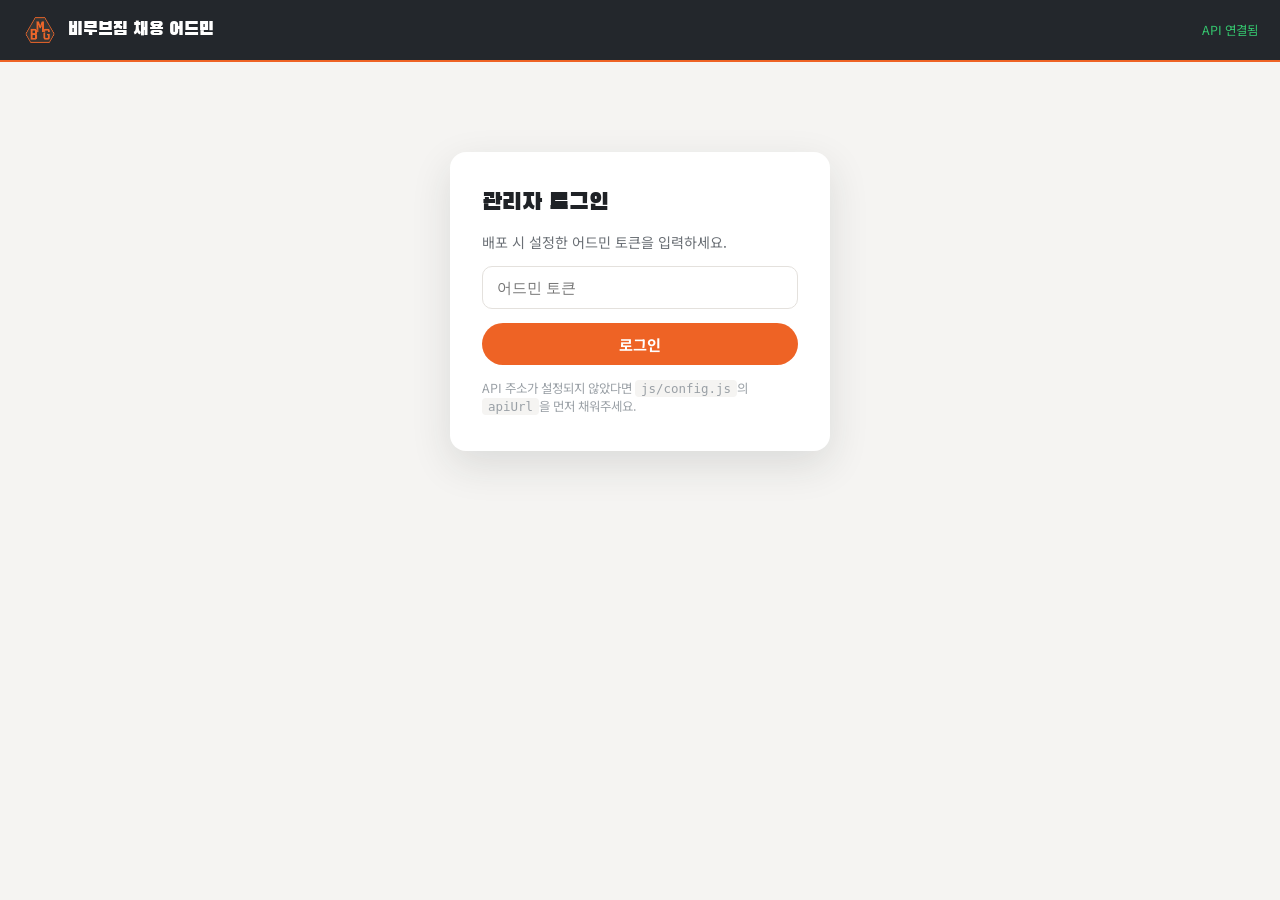
<file: admin/index.html>
<!DOCTYPE html>
<html lang="ko">
<head>
  <meta charset="UTF-8" />
  <meta name="viewport" content="width=device-width, initial-scale=1.0" />
  <title>비무브짐 채용 어드민</title>
  <meta name="robots" content="noindex,nofollow" />
  <link rel="icon" href="../assets/logo-badge.png" type="image/png" />
  <link href="https://fonts.googleapis.com/css2?family=Black+Han+Sans&family=Noto+Sans+KR:wght@400;500;700;900&display=swap" rel="stylesheet" />
  <link rel="stylesheet" href="admin.css" />
</head>
<body>

  <header class="adm-header">
    <div class="adm-brand">
      <img src="../assets/logo-badge.png" alt="" />
      <h1>비무브짐 채용 어드민</h1>
    </div>
    <div class="adm-header-right">
      <span id="apiStatus" class="api-status">API 미설정</span>
      <button id="logoutBtn" class="btn-sm ghost" hidden>로그아웃</button>
    </div>
  </header>

  <!-- 로그인 -->
  <section id="loginView" class="login-view">
    <div class="login-card">
      <h2>관리자 로그인</h2>
      <p>배포 시 설정한 어드민 토큰을 입력하세요.</p>
      <input type="password" id="tokenInput" placeholder="어드민 토큰" autocomplete="current-password" />
      <button id="loginBtn" class="btn-main">로그인</button>
      <p class="login-err" id="loginErr" hidden>인증에 실패했습니다. 토큰을 확인해주세요.</p>
      <p class="login-hint">API 주소가 설정되지 않았다면 <code>js/config.js</code>의 <code>apiUrl</code>을 먼저 채워주세요.</p>
    </div>
  </section>

  <!-- 메인 -->
  <main id="mainView" hidden>
    <nav class="adm-tabs">
      <button class="tab active" data-tab="jobs">📣 공고 관리</button>
      <button class="tab" data-tab="apps">👤 지원자 파이프라인</button>
      <button id="refreshBtn" class="btn-sm">새로고침</button>
    </nav>

    <!-- 공고 관리 -->
    <section id="jobsTab" class="tab-panel">
      <div class="panel-head">
        <h2>채용 공고 <small>저장하면 사이트에 즉시 게시됩니다</small></h2>
        <div class="panel-actions">
          <button id="importBtn" class="btn-sm ghost">🧪 홈페이지 예시 공고 가져오기</button>
          <button id="newJobBtn" class="btn-main">+ 새 공고</button>
        </div>
      </div>
      <div id="jobList" class="job-table"></div>

      <!-- AI 공고문 생성 결과 -->
      <div id="aiWrap" class="form-overlay" hidden>
        <div class="job-form ai-panel">
          <h3>✨ AI 공고문 생성 — <span id="aiJobTitle"></span></h3>
          <p class="ai-hint">채널별 맞춤 공고문을 AI가 작성합니다. 복사해서 각 사이트 등록 화면에 붙여넣으세요.</p>
          <div id="aiSections"></div>
          <div class="form-actions">
            <button type="button" id="aiClose" class="btn-sm ghost">닫기</button>
          </div>
        </div>
      </div>

      <!-- 공고 편집 폼 -->
      <div id="jobFormWrap" class="form-overlay" hidden>
        <form id="jobForm" class="job-form">
          <h3 id="jobFormTitle">새 공고</h3>
          <label>공고명 <input name="title" required placeholder="트레이너 채용 — 야음점" /></label>
          <div class="row2">
            <label>직무
              <select name="role">
                <option>트레이너</option><option>FC/상담</option>
                <option>GX 강사</option><option>청소/시설</option>
              </select>
            </label>
            <label>지점 <select name="branch" id="jobBranchSel"></select></label>
          </div>
          <div class="row2">
            <label>고용형태
              <select name="type">
                <option>프리랜서</option><option>정규직</option>
                <option>파트타임</option><option>계약직</option>
              </select>
            </label>
            <label>모집 인원 <input name="headcount" type="number" min="1" value="1" /></label>
          </div>
          <div class="row2">
            <label>게시일 <input name="posted" type="date" /></label>
            <label>마감일 <input name="deadline" type="date" required /></label>
          </div>
          <label>설명 <textarea name="desc" rows="3" placeholder="공고 설명"></textarea></label>
          <label>태그 (쉼표 구분) <input name="tags" placeholder="인센티브, 시연" /></label>
          <label>게시 채널
            <div class="channel-chips" id="channelChips">
              <label class="ch"><input type="checkbox" value="사람인" />사람인</label>
              <label class="ch"><input type="checkbox" value="잡코리아" />잡코리아</label>
              <label class="ch"><input type="checkbox" value="알바천국" />알바천국</label>
              <label class="ch"><input type="checkbox" value="워크넷" />워크넷</label>
              <label class="ch"><input type="checkbox" value="인스타그램" />인스타그램</label>
              <label class="ch"><input type="checkbox" value="당근" />당근</label>
              <label class="ch"><input type="checkbox" value="지인 추천" />지인 추천</label>
              <label class="ch"><input type="checkbox" value="현수막" />현수막</label>
            </div>
          </label>
          <label>비고 (내부용 — 사이트에 노출되지 않음) <input name="note" placeholder="예: 주 5일 교대, 채용목표 8/15" /></label>
          <label class="chk"><input type="checkbox" name="active" checked /> 게시 상태 (끄면 사이트에서 숨김)</label>
          <div class="form-actions">
            <button type="submit" class="btn-main">저장 → 즉시 게시</button>
            <button type="button" id="jobCancelBtn" class="btn-sm ghost">취소</button>
          </div>
        </form>
      </div>
    </section>

    <!-- 지원자 파이프라인 -->
    <section id="appsTab" class="tab-panel" hidden>
      <div class="panel-head">
        <h2>지원자 파이프라인 <small>지원 폼으로 접수된 지원·문의가 실시간으로 쌓입니다</small></h2>
      </div>

      <div id="statsBar" class="stats-bar"></div>

      <details class="guide-box">
        <summary>🗣️ 면접 질문 가이드 <small>서류 검토 48h · 전화 연락 24h — 속도가 곧 경쟁력</small></summary>
        <div class="guide-cols">
          <div>
            <h4>공통 질문</h4>
            <ul>
              <li>비무브짐24를 어떻게 알게 되었나요? 지원 동기는?</li>
              <li>1년 뒤 본인의 목표는 무엇인가요?</li>
              <li>가장 힘들었던 회원/고객 경험과 어떻게 대응했나요?</li>
              <li>매출·목표 압박에 대해 어떻게 생각하나요?</li>
              <li>근무 가능한 시간·요일, 통근 거리는?</li>
              <li>장기 근속 의지가 있나요? (1년 이상)</li>
            </ul>
          </div>
          <div>
            <h4>직무별 심화</h4>
            <ul>
              <li><b>트레이너</b> — PT 세일즈(OT 클로징) 경험과 본인만의 방식은? 회원 이탈을 줄인 사례는?</li>
              <li><b>FC</b> — 등록 전환을 높인 경험은? 동시에 여러 업무를 처리한 방식은?</li>
              <li><b>지점장/팀장</b> — 팀원 동기부여·갈등 관리 경험은? 목표 미달 시 회복 방법은?</li>
            </ul>
            <p class="guide-tip">💡 면접 평가는 그날 바로 카드의 점수·메모에 기록하세요. 기억은 사라집니다.</p>
          </div>
        </div>
      </details>

      <div id="kanban" class="kanban"></div>

      <!-- AI 지원자 분석 오버레이 -->
      <div id="aiAppWrap" class="form-overlay" hidden>
        <div class="job-form ai-panel">
          <h3>🤖 AI 지원자 분석 — <span id="aiAppName"></span></h3>
          <p class="ai-hint">지원 메시지를 요약하고 면접에서 확인할 포인트·추천 질문을 제안합니다.</p>
          <textarea id="aiAppOut" rows="13" readonly></textarea>
          <div class="form-actions">
            <button type="button" id="aiAppSave" class="btn-main" disabled>💾 카드에 저장</button>
            <button type="button" id="aiAppClose" class="btn-sm ghost">닫기</button>
          </div>
        </div>
      </div>

      <!-- 온보딩 체크리스트 오버레이 -->
      <div id="obWrap" class="form-overlay" hidden>
        <div class="job-form ob-panel">
          <h3>🚀 입사·온보딩 체크리스트 — <span id="obName"></span></h3>
          <div class="ob-group">
            <h4>제출 서류</h4>
            <div id="obDocs" class="ob-list"></div>
          </div>
          <div class="ob-group">
            <h4>입사 처리 (본사/실장)</h4>
            <div id="obTasks" class="ob-list"></div>
          </div>
          <div class="form-actions">
            <button type="button" id="obClose" class="btn-main">닫기 (자동 저장됨)</button>
          </div>
        </div>
      </div>
    </section>
  </main>

  <script src="../js/config.js"></script>
  <script src="../js/data.js"></script>
  <script src="admin.js"></script>
</body>
</html>
</file>
<file: css/style.css>
/* ================================================================
   BE:MOVE GYM 24 — 채용 사이트 스타일
   브랜드 컬러: 오렌지 #EE6325 / 차콜 #33393F
   ================================================================ */
:root {
  --orange: #ee6325;
  --orange-dark: #d4531a;
  --charcoal: #33393f;
  --charcoal-deep: #23272c;
  --ink: #1f2226;
  --gray-bg: #f5f4f2;
  --line: #e4e1dd;
  --white: #ffffff;
  --font-display: "Black Han Sans", sans-serif;
  --font-logo: "Alfa Slab One", "Black Han Sans", serif;
  --font-body: "Noto Sans KR", -apple-system, BlinkMacSystemFont, sans-serif;
  --radius: 14px;
  --shadow: 0 8px 28px rgba(35, 39, 44, 0.1);
  --maxw: 1120px;
}

* { margin: 0; padding: 0; box-sizing: border-box; }
html { scroll-behavior: smooth; scroll-padding-top: 76px; }
body {
  font-family: var(--font-body);
  color: var(--ink);
  background: var(--white);
  line-height: 1.65;
  word-break: keep-all;
}
img, svg { max-width: 100%; }
a { color: inherit; text-decoration: none; }
ul, ol { list-style: none; }

.container { max-width: var(--maxw); margin: 0 auto; padding: 0 20px; }

/* ---------- 로고 배지 ---------- */
.brand-badge { width: 46px; height: 46px; flex: none; object-fit: contain; }

/* ---------- 헤더 ---------- */
.site-header {
  position: sticky; top: 0; z-index: 100;
  background: rgba(35, 39, 44, 0.96);
  backdrop-filter: blur(8px);
  border-bottom: 2px solid var(--orange);
}
.nav-inner {
  display: flex; align-items: center; justify-content: space-between;
  height: 68px; gap: 16px;
}
.brand { display: flex; align-items: center; gap: 10px; }
.brand-word {
  font-family: var(--font-logo);
  color: var(--white); font-size: 1.05rem; letter-spacing: 0.02em;
}
.brand-word em { font-style: normal; color: var(--orange); }
.brand-word small { color: var(--orange); font-size: 0.7em; }

.gnb { display: flex; align-items: center; gap: 26px; }
.gnb a {
  color: #d8d8d6; font-weight: 500; font-size: 0.95rem;
  transition: color 0.15s;
}
.gnb a:hover { color: var(--orange); }
.nav-cta {
  background: var(--orange); color: var(--white) !important;
  padding: 9px 20px; border-radius: 999px; font-weight: 700;
}
.nav-cta:hover { background: var(--orange-dark); }

.nav-toggle {
  display: none; flex-direction: column; gap: 5px;
  background: none; border: 0; cursor: pointer; padding: 8px;
}
.nav-toggle span {
  width: 24px; height: 3px; background: var(--white); border-radius: 2px;
  transition: transform 0.2s, opacity 0.2s;
}
.nav-toggle[aria-expanded="true"] span:nth-child(1) { transform: translateY(8px) rotate(45deg); }
.nav-toggle[aria-expanded="true"] span:nth-child(2) { opacity: 0; }
.nav-toggle[aria-expanded="true"] span:nth-child(3) { transform: translateY(-8px) rotate(-45deg); }

/* ---------- 히어로 ---------- */
.hero {
  background:
    radial-gradient(ellipse 900px 500px at 85% 20%, rgba(238, 99, 37, 0.18), transparent 60%),
    linear-gradient(160deg, var(--charcoal-deep) 0%, var(--charcoal) 70%, #3d434a 100%);
  color: var(--white);
  padding: 96px 0 80px;
  overflow: hidden;
}
.hero-inner {
  display: grid; grid-template-columns: 1.25fr 0.75fr;
  gap: 40px; align-items: center;
}
.hero-eyebrow {
  font-family: var(--font-display);
  color: var(--orange); letter-spacing: 0.22em; font-size: 0.95rem;
  margin-bottom: 14px;
}
.hero-title {
  font-family: var(--font-display);
  font-size: clamp(2.6rem, 6vw, 4.4rem);
  line-height: 1.12; font-weight: 400;
}
.hero-title span { color: var(--orange); }
.hero-sub { margin: 22px 0 30px; color: #cfd2d5; font-size: 1.06rem; }
.hero-sub strong { color: var(--white); }

.hero-actions { display: flex; gap: 12px; flex-wrap: wrap; }
.btn {
  display: inline-block; padding: 14px 30px; border-radius: 999px;
  font-weight: 700; font-size: 1rem; border: 2px solid transparent;
  cursor: pointer; transition: transform 0.15s, background 0.15s, color 0.15s;
}
.btn:active { transform: scale(0.97); }
.btn-primary { background: var(--orange); color: var(--white); }
.btn-primary:hover { background: var(--orange-dark); }
.btn-ghost { border-color: rgba(255,255,255,0.5); color: var(--white); }
.btn-ghost:hover { border-color: var(--orange); color: var(--orange); }
.btn-block { width: 100%; }

.hero-stats {
  display: flex; gap: 40px; margin-top: 44px; flex-wrap: wrap;
}
.hero-stats li { display: flex; flex-direction: column; }
.hero-stats strong {
  font-family: var(--font-display); font-size: 2rem; color: var(--orange);
  font-weight: 400;
}
.hero-stats span { color: #aeb3b8; font-size: 0.88rem; }

.hero-logo { text-align: center; }
.hero-badge {
  /* 원본 PNG에 여백이 넉넉해 실제 로고가 화면에 적당히 보이도록 크게 지정 */
  width: min(430px, 82vw); height: auto;
  filter: drop-shadow(0 18px 40px rgba(0, 0, 0, 0.35));
  animation: float 5s ease-in-out infinite;
}
@keyframes float {
  0%, 100% { transform: translateY(0); }
  50% { transform: translateY(-12px); }
}
@media (prefers-reduced-motion: reduce) {
  .hero-badge { animation: none; }
}

/* ---------- 공통 섹션 ---------- */
.section { padding: 90px 0; }
.section-gray { background: var(--gray-bg); }
.section-dark { background: var(--charcoal); color: var(--white); }
.section-eyebrow {
  font-family: var(--font-display);
  color: var(--orange); letter-spacing: 0.2em; font-size: 0.9rem;
  margin-bottom: 10px;
}
.section-title {
  font-family: var(--font-display);
  font-size: clamp(1.8rem, 3.6vw, 2.6rem); font-weight: 400;
  margin-bottom: 14px;
}
.section-desc { color: #6a6f75; max-width: 620px; margin-bottom: 40px; }
.section-dark .section-desc { color: #b9bec3; }

/* ---------- 브랜드 스토리 ---------- */
.brand-story {
  border-left: 4px solid var(--orange);
  background: var(--gray-bg);
  border-radius: 0 var(--radius) var(--radius) 0;
  padding: 22px 26px; margin-top: 8px;
}
.brand-story-line { font-size: 1.12rem; font-weight: 700; }
.brand-story-line strong { font-family: var(--font-logo); color: var(--orange); font-weight: 400; }
.brand-story-line em { font-style: normal; color: var(--charcoal); }
.brand-story-sub { margin-top: 6px; color: #6a6f75; font-size: 0.95rem; }

/* ---------- 성장 타임라인 ---------- */
.growth { margin-top: 46px; }
.growth-title {
  font-family: var(--font-display); font-weight: 400;
  font-size: 1.3rem; margin-bottom: 18px;
}
.growth-steps { display: flex; gap: 10px; flex-wrap: wrap; }
.growth-steps li {
  flex: 1; min-width: 170px;
  background: var(--charcoal); color: var(--white);
  padding: 18px 22px 18px 34px;
  clip-path: polygon(0 0, calc(100% - 20px) 0, 100% 50%, calc(100% - 20px) 100%, 0 100%, 16px 50%);
  display: flex; flex-direction: column; gap: 2px;
}
.growth-steps li:first-child {
  clip-path: polygon(0 0, calc(100% - 20px) 0, 100% 50%, calc(100% - 20px) 100%, 0 100%);
  padding-left: 26px;
}
.growth-steps li strong {
  font-family: var(--font-logo); color: var(--orange);
  font-size: 1.15rem; letter-spacing: 0.04em;
}
.growth-steps li span { font-size: 0.86rem; color: #cfd2d5; font-weight: 700; }
.growth-steps li.now { background: var(--orange); }
.growth-steps li.now strong { color: var(--white); }
.growth-steps li.now span { color: rgba(255, 255, 255, 0.9); }

/* ---------- 지점 지도 ---------- */
.growth-maps {
  display: grid; grid-template-columns: 1.35fr 1fr; gap: 18px;
  margin-top: 24px;
}
.map-card {
  background:
    radial-gradient(ellipse 480px 260px at 85% 0%, rgba(238, 99, 37, 0.14), transparent 60%),
    var(--charcoal);
  border-radius: var(--radius);
  padding: 22px 24px 16px;
  display: flex; flex-direction: column;
}
.map-card figcaption {
  display: flex; align-items: baseline; gap: 12px; margin-bottom: 8px;
}
.map-card figcaption strong {
  font-family: var(--font-display); font-weight: 400;
  color: var(--white); font-size: 1.15rem;
}
.map-card figcaption span { color: #9aa0a6; font-size: 0.85rem; font-weight: 700; }
.map-card svg { width: 100%; height: auto; flex: 1; }
.map-card .land path {
  fill: #f2f1ef; stroke: #a9adb2; stroke-width: 0.7;
}
.map-card .d-label {
  fill: #6a6f75; font-size: 13px; font-weight: 700;
  font-family: var(--font-body);
}
.map-card .m-dot { fill: var(--orange); stroke: #fff; stroke-width: 2; }
.map-card .m-b {
  fill: var(--orange); font-family: var(--font-logo);
  font-size: 24px; paint-order: stroke; stroke: rgba(51, 57, 63, 0.35); stroke-width: 3px;
}
.map-card .m-line { stroke: var(--orange); stroke-width: 1.4; opacity: 0.85; }
.map-card .m-label {
  fill: #ffffff; font-size: 14.5px; font-weight: 700;
  font-family: var(--font-body); paint-order: stroke;
  stroke: rgba(35, 39, 44, 0.85); stroke-width: 3px; stroke-linejoin: round;
}

/* ---------- 브랜드 소개 ---------- */
.about-grid {
  display: grid; grid-template-columns: repeat(4, 1fr); gap: 20px;
  margin-top: 40px;
}
.about-card {
  border: 1px solid var(--line); border-radius: var(--radius);
  padding: 28px 22px; background: var(--white);
  transition: transform 0.2s, box-shadow 0.2s, border-color 0.2s;
}
.about-card:hover {
  transform: translateY(-6px); box-shadow: var(--shadow);
  border-color: var(--orange);
}
.about-icon { font-size: 2rem; margin-bottom: 14px; }
.about-card h3 { font-size: 1.12rem; margin-bottom: 10px; font-weight: 900; }
.about-card p { font-size: 0.92rem; color: #5c6167; }

/* ---------- 크루 인용문 (단체 사진 배경) ---------- */
.crew-quote {
  border: 1px solid rgba(238, 99, 37, 0.4);
  border-radius: var(--radius);
  margin-bottom: 34px;
  text-align: center; overflow: hidden;
  /* 원본 사진 비율(2000x1429) 그대로 전체가 보이도록 */
  aspect-ratio: 2000 / 1429;
  display: flex; flex-direction: column; justify-content: flex-end;
  padding: 40px 40px 46px;
  /* 사진은 밝게 유지, 글씨가 놓이는 하단(다리쪽)만 어둡게 */
  background:
    linear-gradient(to bottom, rgba(30, 34, 38, 0) 55%, rgba(24, 27, 30, 0.82) 92%),
    url("../assets/001_.jpg") center / cover no-repeat,
    rgba(238, 99, 37, 0.07);
}
.crew-quote p {
  font-family: var(--font-display); font-weight: 400;
  font-size: clamp(1.3rem, 2.8vw, 1.9rem); line-height: 1.4;
  text-shadow: 0 2px 14px rgba(0, 0, 0, 0.65);
}
.crew-quote p strong { color: var(--orange); font-weight: 400; }
.crew-quote cite {
  display: block; margin-top: 12px; font-style: normal;
  color: #e6e8ea; font-size: 1rem;
  text-shadow: 0 1px 10px rgba(0, 0, 0, 0.65);
}
@media (max-width: 720px) {
  .crew-quote { padding: 22px 18px 26px; }
}

/* ---------- 인재상 ---------- */
.culture-grid {
  display: grid; grid-template-columns: repeat(4, 1fr); gap: 20px;
}
.culture-card {
  background: rgba(255, 255, 255, 0.045);
  border: 1px solid rgba(255, 255, 255, 0.1);
  border-radius: var(--radius); padding: 30px 24px;
  transition: border-color 0.2s, background 0.2s;
}
.culture-card:hover { border-color: var(--orange); background: rgba(238, 99, 37, 0.08); }
.culture-num {
  font-family: var(--font-display); color: var(--orange);
  font-size: 1.5rem; display: block; margin-bottom: 12px;
}
.culture-card h3 { font-size: 1.1rem; margin-bottom: 10px; }
.culture-card p { font-size: 0.9rem; color: #b9bec3; }

/* ---------- 채용 공고 ---------- */
.job-filters {
  border: 1px solid var(--line); border-radius: var(--radius);
  padding: 18px 20px; margin-bottom: 28px; background: var(--gray-bg);
  display: flex; flex-direction: column; gap: 12px;
}
.filter-row { display: flex; align-items: flex-start; gap: 14px; }
.filter-label {
  font-weight: 900; font-size: 0.9rem; flex: none; padding-top: 6px;
  color: var(--charcoal); min-width: 34px;
}
.chips { display: flex; flex-wrap: wrap; gap: 8px; }
.chip {
  border: 1.5px solid var(--line); background: var(--white);
  border-radius: 999px; padding: 6px 16px; font-size: 0.88rem;
  cursor: pointer; font-family: var(--font-body); font-weight: 500;
  color: #55595e; transition: all 0.15s;
}
.chip:hover { border-color: var(--orange); color: var(--orange); }
.chip.active {
  background: var(--charcoal); border-color: var(--charcoal); color: var(--white);
  font-weight: 700;
}

.job-list { display: grid; grid-template-columns: repeat(2, 1fr); gap: 18px; }
.job-card {
  border: 1px solid var(--line); border-radius: var(--radius);
  padding: 26px; background: var(--white); position: relative;
  display: flex; flex-direction: column; gap: 12px;
  transition: transform 0.2s, box-shadow 0.2s, border-color 0.2s;
}
.job-card:hover {
  transform: translateY(-4px); box-shadow: var(--shadow); border-color: var(--orange);
}
.job-card-top { display: flex; align-items: center; gap: 8px; flex-wrap: wrap; }
.job-badge {
  font-size: 0.76rem; font-weight: 700; padding: 4px 12px; border-radius: 999px;
}
.job-badge.role { background: rgba(238, 99, 37, 0.12); color: var(--orange-dark); }
.job-badge.branch { background: rgba(51, 57, 63, 0.08); color: var(--charcoal); }
.job-badge.type { background: transparent; border: 1px solid var(--line); color: #6a6f75; }
.job-dday {
  margin-left: auto; font-family: var(--font-display); font-size: 0.95rem;
  color: var(--orange);
}
.job-dday.closing { color: #d63a1e; }
.job-title { font-size: 1.2rem; font-weight: 900; line-height: 1.4; }
.job-desc { font-size: 0.92rem; color: #5c6167; flex: 1; }
.job-meta {
  display: flex; gap: 16px; font-size: 0.84rem; color: #82868b;
  border-top: 1px dashed var(--line); padding-top: 12px; flex-wrap: wrap;
}
.job-apply {
  color: var(--orange); font-weight: 700; font-size: 0.92rem;
}
.job-apply::after { content: " →"; }
.job-empty { text-align: center; padding: 40px 0; color: #82868b; }
.job-note { margin-top: 26px; font-size: 0.92rem; color: #6a6f75; }
.job-note a { color: var(--orange); font-weight: 700; text-decoration: underline; }

/* ---------- 직무 아코디언 ---------- */
.role-accordion { display: flex; flex-direction: column; gap: 12px; }
.role-item {
  background: var(--white); border: 1px solid var(--line);
  border-radius: var(--radius); overflow: hidden;
}
.role-item[open] { border-color: var(--orange); }
.role-item summary {
  list-style: none; cursor: pointer; padding: 20px 24px;
  font-weight: 900; font-size: 1.05rem;
  display: flex; align-items: center; gap: 14px;
}
.role-item summary::-webkit-details-marker { display: none; }
.role-tag {
  font-family: var(--font-display); font-size: 0.8rem;
  background: var(--charcoal); color: var(--orange);
  padding: 4px 10px; border-radius: 6px; letter-spacing: 0.06em;
}
.role-arrow {
  margin-left: auto; width: 10px; height: 10px;
  border-right: 2.5px solid var(--orange); border-bottom: 2.5px solid var(--orange);
  transform: rotate(45deg); transition: transform 0.2s;
}
.role-item[open] .role-arrow { transform: rotate(225deg); }
.role-body { padding: 0 24px 22px; }
.role-body ul { display: flex; flex-direction: column; gap: 8px; }
.role-body li {
  font-size: 0.94rem; color: #4a4f55; padding-left: 16px; position: relative;
}
.role-body li::before {
  content: ""; position: absolute; left: 0; top: 10px;
  width: 6px; height: 6px; background: var(--orange); border-radius: 50%;
}
.role-body em { color: var(--orange-dark); font-style: normal; font-weight: 700; }

/* ---------- 트레이너 보상 제도 ---------- */
.pay-grid {
  display: grid; grid-template-columns: 1fr 1fr; gap: 22px;
  max-width: 900px;
}
.pay-card {
  position: relative;
  border: 1.5px solid var(--line); border-radius: 18px;
  padding: 34px 30px; background: var(--white);
  display: flex; flex-direction: column; gap: 22px;
  transition: transform 0.2s, box-shadow 0.2s;
}
.pay-card:hover { transform: translateY(-5px); box-shadow: var(--shadow); }
.pay-card.featured {
  border-color: var(--orange);
  background:
    radial-gradient(ellipse 420px 260px at 90% 0%, rgba(238, 99, 37, 0.09), transparent 65%),
    var(--white);
  box-shadow: 0 14px 40px rgba(238, 99, 37, 0.14);
}
.pay-flag {
  position: absolute; top: -14px; right: 24px;
  background: var(--orange); color: var(--white);
  font-weight: 900; font-size: 0.8rem;
  padding: 5px 16px; border-radius: 999px;
  box-shadow: 0 6px 16px rgba(238, 99, 37, 0.35);
}
.pay-type {
  font-family: var(--font-logo); font-size: 0.78rem;
  color: var(--orange); letter-spacing: 0.14em;
}
.pay-head h3 {
  font-family: var(--font-display); font-weight: 400;
  font-size: 1.7rem; margin: 6px 0 8px;
}
.pay-tagline { font-size: 0.9rem; color: #6a6f75; }
.pay-amount {
  display: flex; flex-direction: column; gap: 2px;
  padding: 18px 20px; border-radius: 12px;
  background: var(--gray-bg);
  font-variant-numeric: tabular-nums;
}
.pay-card.featured .pay-amount { background: rgba(238, 99, 37, 0.09); }
.pay-amount strong {
  font-family: var(--font-display); font-weight: 400;
  font-size: 2.3rem; color: var(--charcoal); line-height: 1.1;
}
.pay-card.featured .pay-amount strong { color: var(--orange-dark); }
.pay-amount small { font-size: 0.55em; margin-left: 2px; }
.pay-amount span { font-size: 0.82rem; color: #82868b; font-weight: 700; }
.pay-list { display: flex; flex-direction: column; gap: 10px; flex: 1; }
.pay-list li {
  position: relative; padding-left: 26px;
  font-size: 0.95rem; color: #4a4f55;
}
.pay-list li::before {
  content: "+"; position: absolute; left: 0; top: -1px;
  color: var(--orange); font-weight: 900; font-size: 1.1rem;
}
.pay-list li:first-child::before { content: "●"; font-size: 0.6rem; top: 6px; left: 3px; }
.pay-list b { color: var(--ink); }
.pay-list em { font-style: normal; color: #82868b; font-size: 0.88em; }
.pay-perk {
  border-top: 1px dashed var(--line); padding-top: 16px;
  font-weight: 700; font-size: 0.92rem; color: var(--orange-dark);
}
.pay-note { margin-top: 26px; font-size: 0.88rem; color: #82868b; }

/* 실제 급여 지급 내역 */
.pay-proof {
  margin-top: 40px; border-radius: 18px;
  background:
    radial-gradient(ellipse 640px 320px at 12% 0%, rgba(238, 99, 37, 0.14), transparent 60%),
    var(--charcoal);
  color: var(--white); padding: 38px 34px;
}
.proof-flag {
  display: inline-block;
  background: #c9302c; color: var(--white);
  font-family: var(--font-display); font-weight: 400;
  font-size: 1.25rem; letter-spacing: 0.02em;
  padding: 8px 26px; border-radius: 999px;
  box-shadow: 0 6px 18px rgba(201, 48, 44, 0.35);
  margin-bottom: 16px;
}
.proof-desc { color: #cfd2d5; font-size: 0.95rem; margin-bottom: 24px; }

/* 이체 내역·뱅킹앱 캡처 재현 카드 */
.proof-grid {
  display: grid; grid-template-columns: repeat(3, 1fr); gap: 16px;
}
.proof-shot {
  border-radius: 12px; overflow: hidden;
  border: 1px solid rgba(255, 255, 255, 0.1);
  box-shadow: 0 10px 26px rgba(0, 0, 0, 0.35);
  display: flex; flex-direction: column;
}
.shot-body { padding: 18px 18px 14px; flex: 1; }
.shot-body dl { display: flex; flex-direction: column; }
.shot-body dl div {
  display: flex; justify-content: space-between; align-items: center;
  gap: 10px; padding: 8px 0;
}
.shot-body dt { font-size: 0.82rem; }
.shot-body dd { font-size: 0.86rem; font-weight: 700; font-variant-numeric: tabular-nums; }

/* 이체 내역서 스타일 (밝은 카드) */
.shot-body.receipt { background: #ffffff; color: #3a3f45; }
.shot-time {
  font-size: 0.78rem; color: #8a8f95;
  border-bottom: 1px solid #ececec; padding-bottom: 9px; margin-bottom: 6px;
}
.shot-body.receipt dl div { border-bottom: 1px solid #f4f4f4; }
.shot-body.receipt dt { color: #8a8f95; }
.shot-body.receipt .in { color: #3b6ef5; }

/* 뱅킹앱 입금 알림 스타일 (어두운 카드) */
.shot-body.bankapp { background: #15171d; color: #f2f3f5; }
.shot-org {
  display: flex; align-items: center; gap: 7px;
  font-size: 0.84rem; color: #d7d9dd;
}
.shot-dot {
  width: 15px; height: 15px; border-radius: 50%;
  background: #19c37d; flex: none;
}
.shot-amt {
  font-size: 1.45rem; font-weight: 900;
  font-variant-numeric: tabular-nums;
  margin: 10px 0 12px;
}
.shot-body.bankapp dl div { border-top: 1px solid rgba(255, 255, 255, 0.07); }
.shot-body.bankapp dt { color: #8a8f95; }
.shot-body.bankapp .link { color: #5b8cff; font-weight: 500; }
.shot-body.bankapp .dim { color: #6d727a; font-weight: 500; }

/* 카드 하단 노란 금액 띠 */
.proof-shot figcaption {
  background: #0b0b0d; color: #ffd54f;
  font-family: var(--font-display); font-weight: 400;
  font-variant-numeric: tabular-nums;
  font-size: 1.4rem; text-align: center;
  padding: 12px 8px;
}
.proof-note {
  margin-top: 22px; font-size: 0.95rem; color: #cfd2d5;
  border-top: 1px dashed rgba(255, 255, 255, 0.18); padding-top: 18px;
}
.proof-note strong { color: var(--orange); }

/* 보상 비전 인용문 */
.pay-vision { margin-top: 40px; text-align: center; }
.pay-vision p {
  font-family: var(--font-display); font-weight: 400;
  font-size: clamp(1.15rem, 2.4vw, 1.55rem); line-height: 1.5;
}
.pay-vision p strong { color: var(--orange); font-weight: 400; }
.hashtags {
  display: flex; gap: 10px; justify-content: center; flex-wrap: wrap;
  margin-top: 18px;
}
.hashtags span {
  background: var(--charcoal); color: var(--white);
  font-weight: 700; font-size: 0.88rem;
  padding: 7px 16px; border-radius: 999px;
}

/* ---------- 복리후생 ---------- */
.benefit-grid {
  display: grid; grid-template-columns: repeat(6, 1fr); gap: 14px;
}
.benefit-card {
  background: var(--white); border: 1px solid var(--line);
  border-radius: var(--radius); padding: 24px 12px;
  text-align: center;
  display: flex; flex-direction: column; align-items: center; gap: 10px;
  transition: transform 0.2s, border-color 0.2s, box-shadow 0.2s;
}
.benefit-card:hover {
  transform: translateY(-4px); border-color: var(--orange); box-shadow: var(--shadow);
}
.benefit-icon { font-size: 1.9rem; }
.benefit-card h3 { font-size: 0.95rem; font-weight: 900; }
.benefit-lines {
  margin-top: 30px; display: grid; grid-template-columns: 1fr 1fr; gap: 12px 30px;
  max-width: 760px;
}
.benefit-lines li {
  position: relative; padding-left: 24px; font-size: 0.98rem; color: #4a4f55;
}
.benefit-lines li::before {
  content: "✓"; position: absolute; left: 0; top: 0;
  color: var(--orange); font-weight: 900;
}
.benefit-lines strong { color: var(--ink); }

/* ---------- 채용 절차 ---------- */
.process-steps {
  display: grid; grid-template-columns: repeat(5, 1fr); gap: 18px;
  counter-reset: step;
}
.process-steps li {
  background: rgba(255, 255, 255, 0.045);
  border: 1px solid rgba(255, 255, 255, 0.1);
  border-radius: var(--radius); padding: 26px 20px; position: relative;
}
.step-num {
  font-family: var(--font-display); font-size: 1.6rem; color: var(--white);
  width: 46px; height: 46px; border-radius: 50%;
  background: var(--orange); display: flex; align-items: center; justify-content: center;
  margin-bottom: 16px;
}
.process-steps h3 { font-size: 1.02rem; margin-bottom: 8px; }
.process-steps p { font-size: 0.85rem; color: #b9bec3; }
.process-steps em { color: var(--orange); font-style: normal; font-weight: 700; }
.process-note { margin-top: 24px; font-size: 0.88rem; color: #9aa0a6; }

/* ---------- 지점 ---------- */
.location-grid {
  display: grid; grid-template-columns: repeat(4, 1fr); gap: 18px;
}
.location-card {
  border: 1px solid var(--line); border-radius: var(--radius);
  padding: 24px 22px; background: var(--white);
  transition: transform 0.2s, box-shadow 0.2s, border-color 0.2s;
}
.location-card:hover {
  transform: translateY(-4px); box-shadow: var(--shadow); border-color: var(--orange);
}
.location-region {
  font-family: var(--font-display); font-size: 0.78rem; color: var(--orange);
  letter-spacing: 0.12em; display: block; margin-bottom: 6px;
}
.location-card h3 { font-size: 1.1rem; font-weight: 900; margin-bottom: 8px; }
.location-card p { font-size: 0.86rem; color: #6a6f75; }
.location-card .loc-badge {
  display: inline-block; margin-top: 12px; font-size: 0.76rem; font-weight: 700;
  background: rgba(238, 99, 37, 0.12); color: var(--orange-dark);
  padding: 3px 10px; border-radius: 999px;
}

/* ---------- FAQ ---------- */
.faq-list { display: flex; flex-direction: column; gap: 12px; max-width: 860px; }
.faq-list details {
  background: var(--white); border: 1px solid var(--line);
  border-radius: var(--radius); padding: 0 24px;
}
.faq-list details[open] { border-color: var(--orange); }
.faq-list summary {
  list-style: none; cursor: pointer; font-weight: 700; padding: 20px 0;
  position: relative; padding-right: 34px;
}
.faq-list summary::-webkit-details-marker { display: none; }
.faq-list summary::before { content: "Q. "; color: var(--orange); font-weight: 900; }
.faq-list summary::after {
  content: "+"; position: absolute; right: 4px; top: 50%; transform: translateY(-50%);
  color: var(--orange); font-size: 1.4rem; font-weight: 400;
}
.faq-list details[open] summary::after { content: "−"; }
.faq-list details p { padding: 0 0 20px; color: #5c6167; font-size: 0.95rem; }

/* ---------- 지원하기 ---------- */
.section-apply {
  background:
    radial-gradient(ellipse 700px 400px at 12% 90%, rgba(238, 99, 37, 0.16), transparent 60%),
    linear-gradient(200deg, #3d434a 0%, var(--charcoal) 45%, var(--charcoal-deep) 100%);
  color: var(--white);
}
.apply-inner {
  display: grid; grid-template-columns: 1fr 1fr; gap: 56px; align-items: start;
}
.apply-copy p { color: #cfd2d5; }
.apply-checklist { margin-top: 24px; display: flex; flex-direction: column; gap: 10px; }
.apply-checklist li {
  padding-left: 30px; position: relative; color: #e2e4e6; font-size: 0.96rem;
}
.apply-checklist li::before {
  content: "✓"; position: absolute; left: 0; top: 0;
  color: var(--orange); font-weight: 900; font-size: 1.05rem;
}

.apply-form {
  background: var(--white); color: var(--ink);
  border-radius: 18px; padding: 34px 30px; box-shadow: 0 24px 60px rgba(0, 0, 0, 0.3);
  display: flex; flex-direction: column; gap: 18px;
}
.form-row { display: flex; flex-direction: column; gap: 6px; }
.form-split { flex-direction: row; gap: 14px; }
.form-split > div { flex: 1; display: flex; flex-direction: column; gap: 6px; }
.apply-form label { font-weight: 700; font-size: 0.9rem; }
.req { color: var(--orange); }
.apply-form input, .apply-form select, .apply-form textarea {
  font-family: var(--font-body); font-size: 0.95rem;
  border: 1.5px solid var(--line); border-radius: 10px;
  padding: 12px 14px; background: #fafaf9; width: 100%;
  transition: border-color 0.15s;
}
.apply-form input:focus, .apply-form select:focus, .apply-form textarea:focus {
  outline: none; border-color: var(--orange); background: var(--white);
}
.form-hint { font-size: 0.8rem; color: #82868b; text-align: center; }

/* ---------- 카카오톡 채널 ---------- */
.btn-kakao {
  background: #fee500; color: #191919;
  display: flex; align-items: center; justify-content: center; gap: 8px;
}
.btn-kakao:hover { background: #f4dc00; }
.kakao-icon { width: 20px; height: 20px; fill: currentColor; flex: none; }

.kakao-float {
  position: fixed; right: 22px; bottom: 22px; z-index: 90;
  display: flex; align-items: center; gap: 8px;
  background: #fee500; color: #191919;
  padding: 13px 20px; border-radius: 999px;
  font-weight: 900; font-size: 0.94rem;
  box-shadow: 0 8px 24px rgba(0, 0, 0, 0.28);
  transition: transform 0.15s, box-shadow 0.15s;
}
.kakao-float:hover {
  transform: translateY(-3px);
  box-shadow: 0 12px 30px rgba(0, 0, 0, 0.34);
}
.kakao-float .kakao-icon { width: 22px; height: 22px; }
@media (max-width: 720px) {
  .kakao-float { right: 14px; bottom: 14px; padding: 12px 16px; }
  .kakao-float span { display: none; }
  .kakao-float .kakao-icon { width: 26px; height: 26px; }
}

/* ---------- 푸터 ---------- */
.site-footer {
  background: var(--charcoal-deep); color: #b9bec3; padding: 48px 0;
  border-top: 2px solid var(--orange);
}
.footer-inner {
  display: flex; justify-content: space-between; align-items: center;
  gap: 30px; flex-wrap: wrap;
}
.footer-brand { display: flex; align-items: center; gap: 14px; }
.footer-brand .brand-badge { width: 54px; height: 54px; }
.footer-logo {
  font-family: var(--font-logo); color: var(--white); font-size: 1.1rem;
}
.footer-slogan { font-size: 0.85rem; color: #82868b; }
.footer-info { font-size: 0.88rem; text-align: right; }
.footer-info a { color: var(--orange); font-weight: 700; }
.footer-copy { margin-top: 8px; color: #6a6f75; font-size: 0.8rem; }

/* ---------- 반응형 ---------- */
@media (max-width: 960px) {
  .hero-inner { grid-template-columns: 1fr; text-align: center; }
  .hero-copy { order: 2; }
  .hero-logo { order: 1; }
  .hero-actions, .hero-stats { justify-content: center; }
  .about-grid, .culture-grid { grid-template-columns: repeat(2, 1fr); }
  .process-steps { grid-template-columns: repeat(2, 1fr); }
  .benefit-grid { grid-template-columns: repeat(3, 1fr); }
  .proof-grid { grid-template-columns: repeat(2, 1fr); }
  .location-grid { grid-template-columns: repeat(2, 1fr); }
  .apply-inner { grid-template-columns: 1fr; gap: 40px; }
  .growth-maps { grid-template-columns: 1fr; }
  .footer-inner { flex-direction: column; text-align: center; }
  .footer-info { text-align: center; }
}

@media (max-width: 720px) {
  .gnb {
    position: fixed; inset: 68px 0 auto 0;
    background: var(--charcoal-deep);
    flex-direction: column; align-items: stretch; gap: 0;
    padding: 10px 20px 20px;
    transform: translateY(-130%); transition: transform 0.25s ease;
    border-bottom: 2px solid var(--orange);
  }
  .gnb.open { transform: translateY(0); }
  .gnb a { padding: 13px 4px; border-bottom: 1px solid rgba(255,255,255,0.07); }
  .nav-cta { text-align: center; margin-top: 12px; border-bottom: none !important; }
  .nav-toggle { display: flex; }
  .pc-br { display: none; }
  .job-list { grid-template-columns: 1fr; }
  .pay-grid { grid-template-columns: 1fr; }
  .benefit-grid { grid-template-columns: repeat(2, 1fr); }
  .benefit-lines { grid-template-columns: 1fr; }
  .proof-grid { grid-template-columns: 1fr; }
  .growth-steps { flex-direction: column; }
  .growth-steps li, .growth-steps li:first-child {
    clip-path: none; border-radius: 10px; padding: 16px 20px;
  }
  .form-split { flex-direction: column; }
  .section { padding: 64px 0; }
  .hero { padding: 64px 0 56px; }
}

@media (max-width: 480px) {
  .about-grid, .culture-grid, .process-steps, .location-grid { grid-template-columns: 1fr; }
  .hero-stats { gap: 24px; }
}

/* ================================================================
   공고 요약 카드 + 상세 모달
   ================================================================ */
.job-card { cursor: pointer; }
.job-desc {
  display: -webkit-box;
  -webkit-line-clamp: 2;
  -webkit-box-orient: vertical;
  overflow: hidden;
  white-space: pre-line;
}
.jobmodal-overlay {
  position: fixed; inset: 0; background: rgba(24, 27, 30, 0.55); z-index: 300;
  align-items: center; justify-content: center; padding: 24px 16px;
}
.jobmodal {
  position: relative; background: #fff; border-radius: 16px;
  width: 640px; max-width: 100%; max-height: calc(100vh - 48px);
  display: flex; flex-direction: column; gap: 12px; padding: 28px;
  box-shadow: 0 20px 60px rgba(24, 27, 30, 0.35);
}
.jobmodal-close {
  position: absolute; top: 14px; right: 14px; border: 0; background: #f5f4f2;
  width: 34px; height: 34px; border-radius: 999px; font-size: 1rem;
  cursor: pointer; color: #6a6f75;
}
.jobmodal-close:hover { background: #eceae7; }
.jobmodal-badges { display: flex; gap: 8px; flex-wrap: wrap; align-items: center; padding-right: 40px; }
.jobmodal h3 { font-size: 1.35rem; font-weight: 900; line-height: 1.35; }
.jobmodal-meta { font-size: 0.85rem; color: #82868b; }
.jobmodal-desc {
  white-space: pre-line; line-height: 1.7; color: #3d4248; font-size: 0.95rem;
  overflow-y: auto; border-top: 1px solid #eceae7; padding-top: 12px;
}
.jobmodal-actions { display: flex; justify-content: flex-end; padding-top: 4px; }
.jobmodal-apply {
  background: #ee6325; color: #fff; font-weight: 800; text-decoration: none;
  padding: 13px 28px; border-radius: 999px; font-size: 1rem;
}
.jobmodal-apply:hover { background: #d4531a; }
</file>
<file: admin/admin.css>
/* ================================================================
   비무브짐 채용 어드민 스타일
   ================================================================ */
:root {
  --orange: #ee6325; --orange-dark: #d4531a;
  --charcoal: #33393f; --deep: #23272c;
  --line: #e4e1dd; --gray: #f5f4f2;
}
* { margin: 0; padding: 0; box-sizing: border-box; }
/* hidden 속성은 어떤 display 지정보다 우선 (로그인/오버레이 닫힘 보장) */
[hidden] { display: none !important; }
body {
  font-family: "Noto Sans KR", sans-serif; color: #1f2226;
  background: var(--gray); min-height: 100vh;
}
button { cursor: pointer; font-family: inherit; }

/* 헤더 */
.adm-header {
  background: var(--deep); color: #fff;
  display: flex; align-items: center; justify-content: space-between;
  padding: 12px 22px; border-bottom: 2px solid var(--orange);
  position: sticky; top: 0; z-index: 50;
}
.adm-brand { display: flex; align-items: center; gap: 10px; }
.adm-brand img { width: 36px; height: 36px; }
.adm-brand h1 { font-family: "Black Han Sans", sans-serif; font-weight: 400; font-size: 1.15rem; }
.adm-header-right { display: flex; align-items: center; gap: 12px; }
.api-status { font-size: 0.78rem; color: #9aa0a6; }
.api-status.ok { color: #35c76f; }

/* 버튼 */
.btn-main {
  background: var(--orange); color: #fff; border: 0;
  padding: 10px 22px; border-radius: 999px; font-weight: 700; font-size: 0.95rem;
}
.btn-main:hover { background: var(--orange-dark); }
.btn-sm {
  background: var(--charcoal); color: #fff; border: 0;
  padding: 7px 14px; border-radius: 8px; font-size: 0.82rem; font-weight: 700;
}
.btn-sm.ghost { background: transparent; border: 1px solid #9aa0a6; color: #6a6f75; }
.adm-header .btn-sm.ghost { color: #cfd2d5; }

/* 로그인 */
.login-view { display: flex; justify-content: center; padding: 90px 20px; }
.login-card {
  background: #fff; border-radius: 16px; padding: 36px 32px;
  width: 380px; box-shadow: 0 14px 40px rgba(35,39,44,0.12);
  display: flex; flex-direction: column; gap: 14px;
}
.login-card h2 { font-family: "Black Han Sans", sans-serif; font-weight: 400; }
.login-card p { font-size: 0.88rem; color: #6a6f75; }
.login-card input {
  border: 1.5px solid var(--line); border-radius: 10px; padding: 12px 14px;
  font-size: 0.95rem;
}
.login-card input:focus { outline: none; border-color: var(--orange); }
.login-err { color: #d63a1e; font-weight: 700; }
.login-hint { font-size: 0.78rem !important; color: #9aa0a6 !important; }
.login-hint code { background: var(--gray); padding: 1px 6px; border-radius: 4px; }

/* 탭 */
main { max-width: 1240px; margin: 0 auto; padding: 22px 20px 60px; }
.adm-tabs { display: flex; gap: 8px; margin-bottom: 20px; align-items: center; }
.tab {
  background: #fff; border: 1.5px solid var(--line); border-radius: 999px;
  padding: 9px 20px; font-weight: 700; font-size: 0.92rem; color: #6a6f75;
}
.tab.active { background: var(--charcoal); border-color: var(--charcoal); color: #fff; }
#refreshBtn { margin-left: auto; }

.panel-head { display: flex; align-items: center; justify-content: space-between; margin-bottom: 16px; }
.panel-actions { display: flex; align-items: center; gap: 8px; }
.panel-head h2 { font-family: "Black Han Sans", sans-serif; font-weight: 400; font-size: 1.3rem; }
.panel-head small { font-size: 0.78rem; color: #9aa0a6; font-family: "Noto Sans KR"; margin-left: 8px; }

/* 공고 테이블 */
.job-table { display: flex; flex-direction: column; gap: 10px; }
.job-row {
  background: #fff; border: 1px solid var(--line); border-radius: 12px;
  padding: 16px 20px; display: flex; align-items: center; gap: 14px; flex-wrap: wrap;
}
.job-row.inactive { opacity: 0.55; }
.job-row .jr-title { font-weight: 900; flex: 1; min-width: 220px; }
.job-row .jr-badge {
  font-size: 0.74rem; font-weight: 700; padding: 3px 10px; border-radius: 999px;
  background: rgba(238,99,37,0.12); color: var(--orange-dark);
}
.job-row .jr-badge.gray { background: rgba(51,57,63,0.08); color: var(--charcoal); }
.job-row .jr-badge.off { background: #eee; color: #999; }
.job-row .jr-meta { font-size: 0.8rem; color: #82868b; }
.job-row .jr-actions { display: flex; gap: 6px; }

/* 공고 폼 */
.form-overlay {
  position: fixed; inset: 0; background: rgba(20,22,25,0.5); z-index: 60;
  display: flex; align-items: flex-start; justify-content: center;
  padding: 60px 16px; overflow-y: auto;
}
/* hidden 속성이 display:flex에 덮이지 않도록 (취소/저장 시 닫힘 보장) */
.form-overlay[hidden] { display: none; }
.job-form {
  background: #fff; border-radius: 16px; padding: 28px;
  width: 560px; max-width: 100%;
  display: flex; flex-direction: column; gap: 13px;
}
.job-form h3 { font-family: "Black Han Sans", sans-serif; font-weight: 400; font-size: 1.25rem; }
.job-form label { font-size: 0.85rem; font-weight: 700; display: flex; flex-direction: column; gap: 5px; }
.job-form input, .job-form select, .job-form textarea {
  border: 1.5px solid var(--line); border-radius: 8px; padding: 10px 12px;
  font-size: 0.92rem; font-family: inherit;
}
.job-form input:focus, .job-form select:focus, .job-form textarea:focus {
  outline: none; border-color: var(--orange);
}
.row2 { display: grid; grid-template-columns: 1fr 1fr; gap: 12px; }
.chk { flex-direction: row !important; align-items: center; gap: 8px !important; }
.form-actions { display: flex; gap: 10px; margin-top: 6px; }

/* 칸반 — 열 최소 폭을 보장하고 넘치면 가로 스크롤 */
.kanban {
  display: grid; grid-auto-flow: column;
  grid-auto-columns: minmax(250px, 1fr);
  gap: 12px; align-items: start;
  overflow-x: auto; padding-bottom: 10px;
}
.kb-col {
  background: #ecebe8; border-radius: 12px; padding: 12px;
  display: flex; flex-direction: column; gap: 10px; min-height: 160px;
}
.kb-col h3 {
  font-size: 0.85rem; font-weight: 900; color: var(--charcoal);
  display: flex; justify-content: space-between; align-items: center;
}
.kb-col h3 .cnt {
  background: var(--charcoal); color: #fff; border-radius: 999px;
  font-size: 0.7rem; padding: 1px 8px;
}
.kb-col.col-done h3 { color: #1c7c46; }
.kb-col.col-fail h3 { color: #9aa0a6; }
.kb-card {
  background: #fff; border: 1px solid var(--line); border-radius: 10px;
  padding: 12px; font-size: 0.82rem; display: flex; flex-direction: column; gap: 6px;
}
.kb-card .kc-name { font-weight: 900; font-size: 0.92rem; }
.kb-card .kc-badges { display: flex; gap: 4px; flex-wrap: wrap; }
.kb-card .kc-badges span {
  font-size: 0.68rem; font-weight: 700; padding: 2px 8px; border-radius: 999px;
  background: rgba(238,99,37,0.12); color: var(--orange-dark);
}
.kb-card .kc-badges span.gray { background: rgba(51,57,63,0.08); color: var(--charcoal); }
.kb-card .kc-phone a { color: var(--orange-dark); font-weight: 700; text-decoration: none; }
.kb-card .kc-msg { color: #6a6f75; white-space: pre-wrap; word-break: break-all; max-height: 72px; overflow: hidden; }
.kb-card .kc-memo { background: #fff8ec; border-radius: 6px; padding: 6px 8px; color: #8a6d3b; }
.kb-card .kc-date { color: #b0b4b8; font-size: 0.7rem; }
.kb-card .kc-actions { display: flex; gap: 5px; flex-wrap: wrap; }
.kb-card .kc-actions button {
  border: 1px solid var(--line); background: #fff; border-radius: 999px;
  font-size: 0.78rem; padding: 6px 12px; font-weight: 700; color: #55595e;
  white-space: nowrap; flex: none;
}
.kb-card .kc-actions button:hover { border-color: var(--orange); color: var(--orange); }

.empty-note { text-align: center; color: #9aa0a6; padding: 30px 0; }

/* 현황 바 */
.stats-bar {
  display: flex; gap: 10px; flex-wrap: wrap; margin-bottom: 14px;
}
.stat {
  background: #fff; border: 1px solid var(--line); border-radius: 10px;
  padding: 10px 16px; display: flex; flex-direction: column; min-width: 96px;
}
.stat b { font-size: 1.25rem; color: var(--charcoal); font-variant-numeric: tabular-nums; }
.stat span { font-size: 0.72rem; color: #82868b; font-weight: 700; }
.stat.alert { border-color: #d63a1e; background: #fdf1ee; }
.stat.alert b, .stat.alert span { color: #d63a1e; }
.stat.ok { border-color: #b7dfc6; }
.stat.ok b, .stat.ok span { color: #1c7c46; }

/* 면접 가이드 */
.guide-box {
  background: #fff; border: 1px solid var(--line); border-radius: 12px;
  margin-bottom: 16px; padding: 0 18px;
}
.guide-box summary {
  cursor: pointer; font-weight: 900; padding: 14px 0; font-size: 0.95rem;
}
.guide-box summary small { color: #9aa0a6; font-weight: 500; margin-left: 8px; }
.guide-cols { display: grid; grid-template-columns: 1fr 1fr; gap: 20px; padding: 4px 0 18px; }
.guide-cols h4 { font-size: 0.85rem; color: var(--orange-dark); margin-bottom: 8px; }
.guide-cols ul { list-style: none; display: flex; flex-direction: column; gap: 6px; }
.guide-cols li { font-size: 0.84rem; color: #4a4f55; padding-left: 14px; position: relative; }
.guide-cols li::before { content: "·"; position: absolute; left: 2px; color: var(--orange); font-weight: 900; }
.guide-tip { margin-top: 10px; font-size: 0.8rem; color: #8a6d3b; background: #fff8ec; border-radius: 6px; padding: 8px 10px; }

/* 카드 확장 요소 */
.kc-stars { color: #f5a623; margin-left: 6px; font-size: 0.85rem; letter-spacing: 1px; }
.kb-card.sla-warn { border-color: #d63a1e; box-shadow: 0 0 0 1px rgba(214,58,30,0.25); }
.warn-txt { color: #d63a1e; }
.kc-ob {
  background: #eef6ff; color: #2b6cb0; border-radius: 6px;
  padding: 4px 8px; font-weight: 700; font-size: 0.75rem;
}
.kc-ob.done { background: #e8f8ee; color: #1c7c46; }

/* 게시 채널 체크박스 */
.channel-chips { display: flex; flex-wrap: wrap; gap: 6px; }
.channel-chips .ch {
  flex-direction: row !important; align-items: center; gap: 5px !important;
  border: 1px solid var(--line); border-radius: 999px; padding: 5px 12px;
  font-size: 0.8rem; font-weight: 500; cursor: pointer;
}
.channel-chips .ch:has(input:checked) {
  border-color: var(--orange); background: rgba(238,99,37,0.08); font-weight: 700;
}

/* AI 공고문 생성 */
.btn-sm.ai { background: linear-gradient(135deg, var(--orange), #f5a623); }
.ai-panel { width: 660px; }
.ai-hint { font-size: 0.84rem; color: #6a6f75; }
.ai-sec { display: flex; flex-direction: column; gap: 6px; margin-top: 4px; }
.ai-sec-head { display: flex; align-items: center; justify-content: space-between; }
.ai-sec-head h4 { font-size: 0.9rem; color: var(--orange-dark); }
.ai-sec textarea, #aiAppOut {
  border: 1.5px solid var(--line); border-radius: 8px; padding: 10px 12px;
  font-size: 0.85rem; font-family: inherit; line-height: 1.55;
  background: #fafaf9; resize: vertical; white-space: pre-wrap;
}

/* 카드에 저장된 AI 분석 (접이식) */
.kc-ai {
  background: #f4f0ff; border-radius: 6px; padding: 6px 8px; color: #5a4a9e;
}
.kc-ai summary { cursor: pointer; font-weight: 700; font-size: 0.76rem; }
.kc-ai div { margin-top: 6px; white-space: pre-wrap; word-break: break-all; font-size: 0.78rem; }

/* 온보딩 체크리스트 */
.ob-panel { width: 480px; }
.ob-group h4 { font-size: 0.85rem; color: var(--orange-dark); margin-bottom: 8px; }
.ob-list { display: flex; flex-direction: column; gap: 7px; }
.ob-item {
  flex-direction: row !important; align-items: center; gap: 8px !important;
  font-weight: 500 !important; font-size: 0.88rem !important;
}
.ob-item:has(input:checked) { color: #1c7c46; text-decoration: line-through; }

@media (max-width: 640px) {
  .row2 { grid-template-columns: 1fr; }
  .panel-head { flex-direction: column; align-items: flex-start; gap: 10px; }
}
</file>
